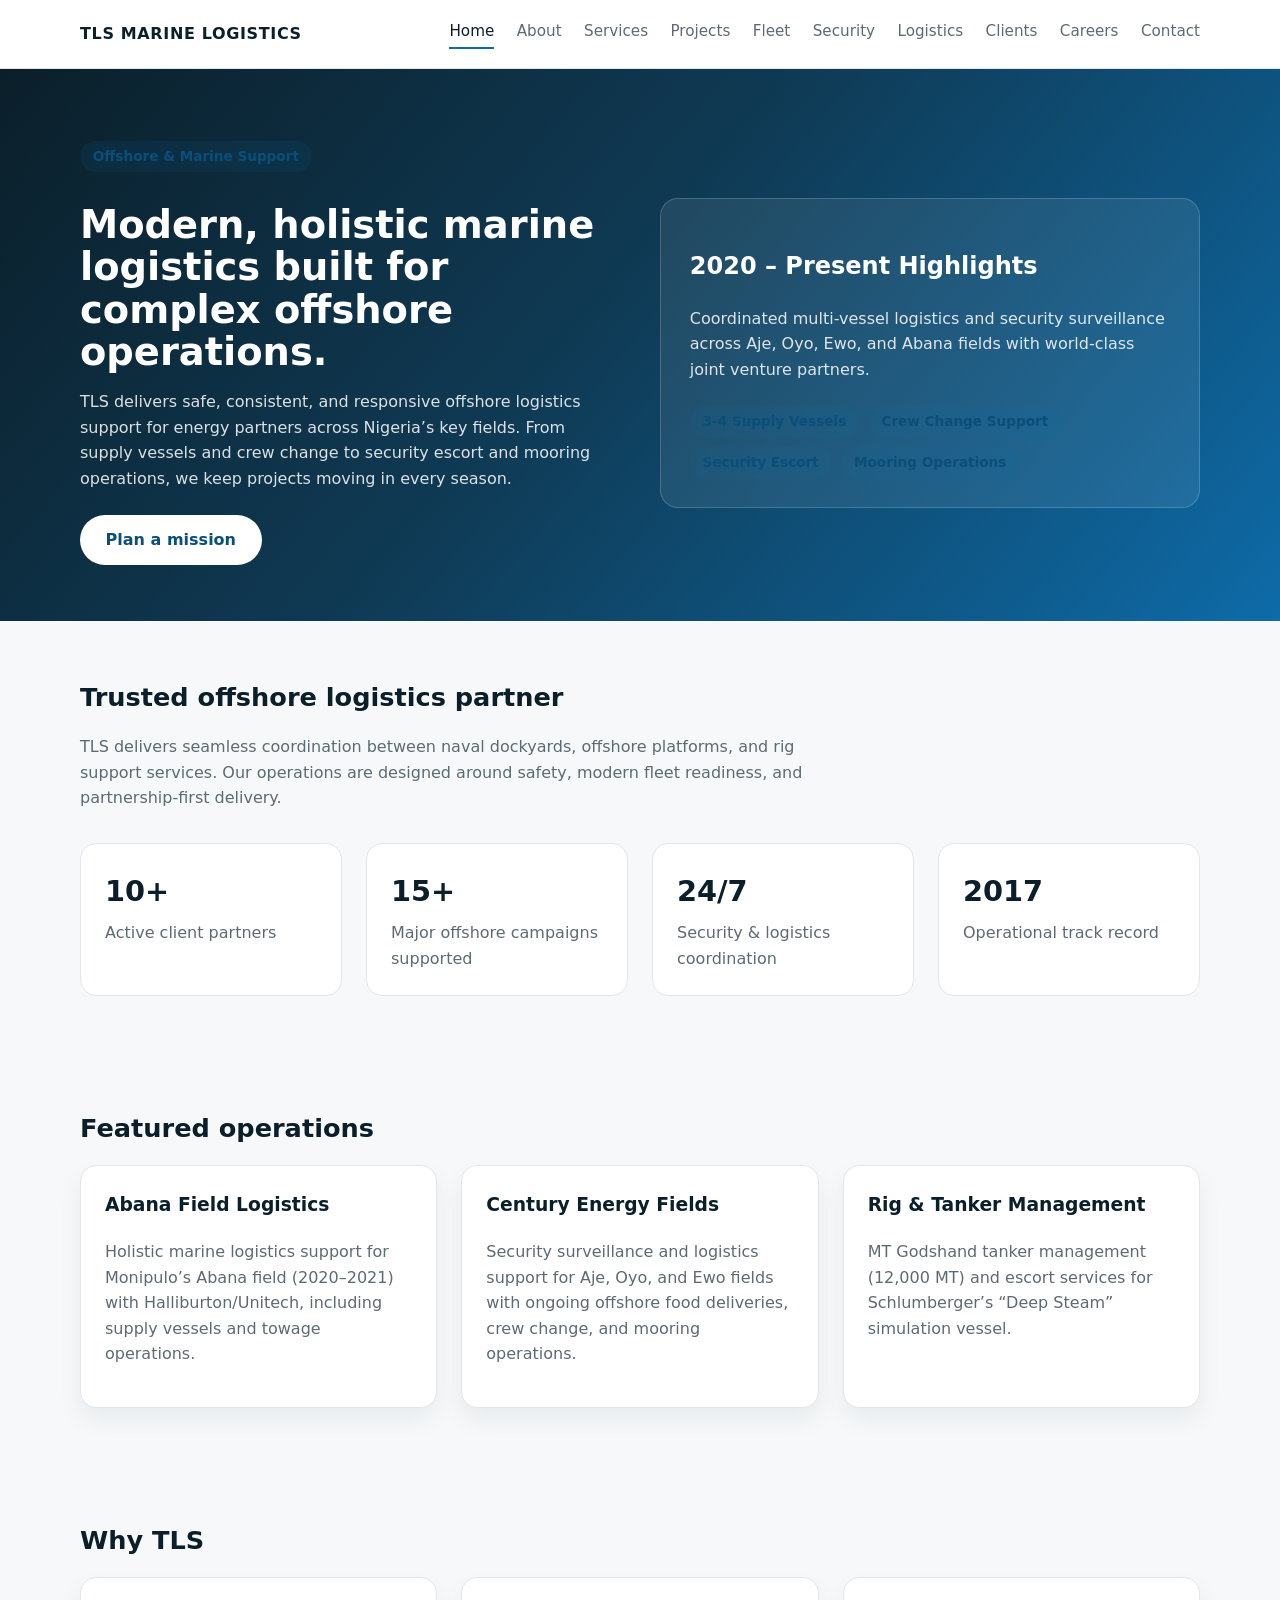
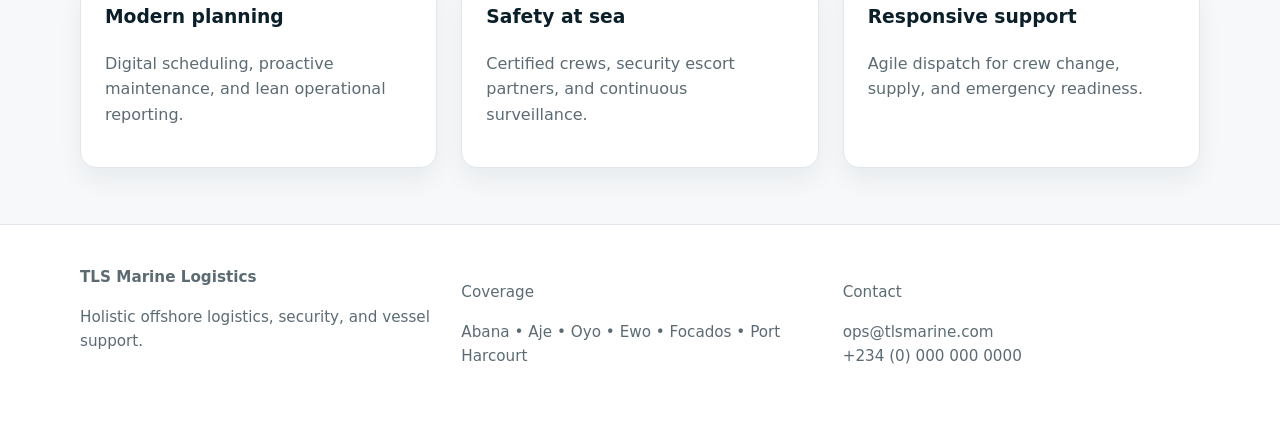
<file: site/index.html>
<!DOCTYPE html>
<html lang="en">
<head>
  <meta charset="UTF-8" />
  <meta name="viewport" content="width=device-width, initial-scale=1" />
  <title>TLS Marine Logistics | Home</title>
  <link rel="stylesheet" href="assets/styles.css" />
</head>
<body>
  <header class="header">
    <div class="container nav">
      <div class="logo">TLS Marine Logistics</div>
      <nav class="nav-links">
        <a class="active" href="index.html">Home</a>
        <a href="about.html">About</a>
        <a href="services.html">Services</a>
        <a href="projects.html">Projects</a>
        <a href="fleet.html">Fleet</a>
        <a href="security.html">Security</a>
        <a href="logistics.html">Logistics</a>
        <a href="clients.html">Clients</a>
        <a href="careers.html">Careers</a>
        <a href="contact.html">Contact</a>
      </nav>
    </div>
  </header>

  <section class="hero">
    <div class="container hero-grid">
      <div>
        <span class="badge">Offshore & Marine Support</span>
        <h1>Modern, holistic marine logistics built for complex offshore operations.</h1>
        <p>
          TLS delivers safe, consistent, and responsive offshore logistics support for energy partners
          across Nigeria’s key fields. From supply vessels and crew change to security escort and
          mooring operations, we keep projects moving in every season.
        </p>
        <a class="button" href="contact.html">Plan a mission</a>
      </div>
      <div class="hero-panel">
        <h2>2020 – Present Highlights</h2>
        <p class="muted">
          Coordinated multi-vessel logistics and security surveillance across Aje, Oyo, Ewo, and
          Abana fields with world-class joint venture partners.
        </p>
        <div class="tag-group">
          <span class="badge">3-4 Supply Vessels</span>
          <span class="badge">Crew Change Support</span>
          <span class="badge">Security Escort</span>
          <span class="badge">Mooring Operations</span>
        </div>
      </div>
    </div>
  </section>

  <section class="section">
    <div class="container">
      <h2 class="section-title">Trusted offshore logistics partner</h2>
      <p class="section-subtitle">
        TLS delivers seamless coordination between naval dockyards, offshore platforms, and rig
        support services. Our operations are designed around safety, modern fleet readiness, and
        partnership-first delivery.
      </p>
      <div class="stats">
        <div class="stat">
          <strong>10+</strong>
          <span class="muted">Active client partners</span>
        </div>
        <div class="stat">
          <strong>15+</strong>
          <span class="muted">Major offshore campaigns supported</span>
        </div>
        <div class="stat">
          <strong>24/7</strong>
          <span class="muted">Security & logistics coordination</span>
        </div>
        <div class="stat">
          <strong>2017</strong>
          <span class="muted">Operational track record</span>
        </div>
      </div>
    </div>
  </section>

  <section class="section">
    <div class="container">
      <h2 class="section-title">Featured operations</h2>
      <div class="grid">
        <div class="card">
          <h3>Abana Field Logistics</h3>
          <p class="muted">
            Holistic marine logistics support for Monipulo’s Abana field (2020–2021) with
            Halliburton/Unitech, including supply vessels and towage operations.
          </p>
        </div>
        <div class="card">
          <h3>Century Energy Fields</h3>
          <p class="muted">
            Security surveillance and logistics support for Aje, Oyo, and Ewo fields with ongoing
            offshore food deliveries, crew change, and mooring operations.
          </p>
        </div>
        <div class="card">
          <h3>Rig & Tanker Management</h3>
          <p class="muted">
            MT Godshand tanker management (12,000 MT) and escort services for Schlumberger’s
            “Deep Steam” simulation vessel.
          </p>
        </div>
      </div>
    </div>
  </section>

  <section class="section">
    <div class="container">
      <h2 class="section-title">Why TLS</h2>
      <div class="grid">
        <div class="card">
          <h3>Modern planning</h3>
          <p class="muted">Digital scheduling, proactive maintenance, and lean operational reporting.</p>
        </div>
        <div class="card">
          <h3>Safety at sea</h3>
          <p class="muted">Certified crews, security escort partners, and continuous surveillance.</p>
        </div>
        <div class="card">
          <h3>Responsive support</h3>
          <p class="muted">Agile dispatch for crew change, supply, and emergency readiness.</p>
        </div>
      </div>
    </div>
  </section>

  <footer class="footer">
    <div class="container footer-grid">
      <div>
        <strong>TLS Marine Logistics</strong>
        <p class="muted">Holistic offshore logistics, security, and vessel support.</p>
      </div>
      <div>
        <p class="muted">Coverage</p>
        <p>Abana • Aje • Oyo • Ewo • Focados • Port Harcourt</p>
      </div>
      <div>
        <p class="muted">Contact</p>
        <p>ops@tlsmarine.com<br />+234 (0) 000 000 0000</p>
      </div>
    </div>
  </footer>
</body>
</html>
</file>
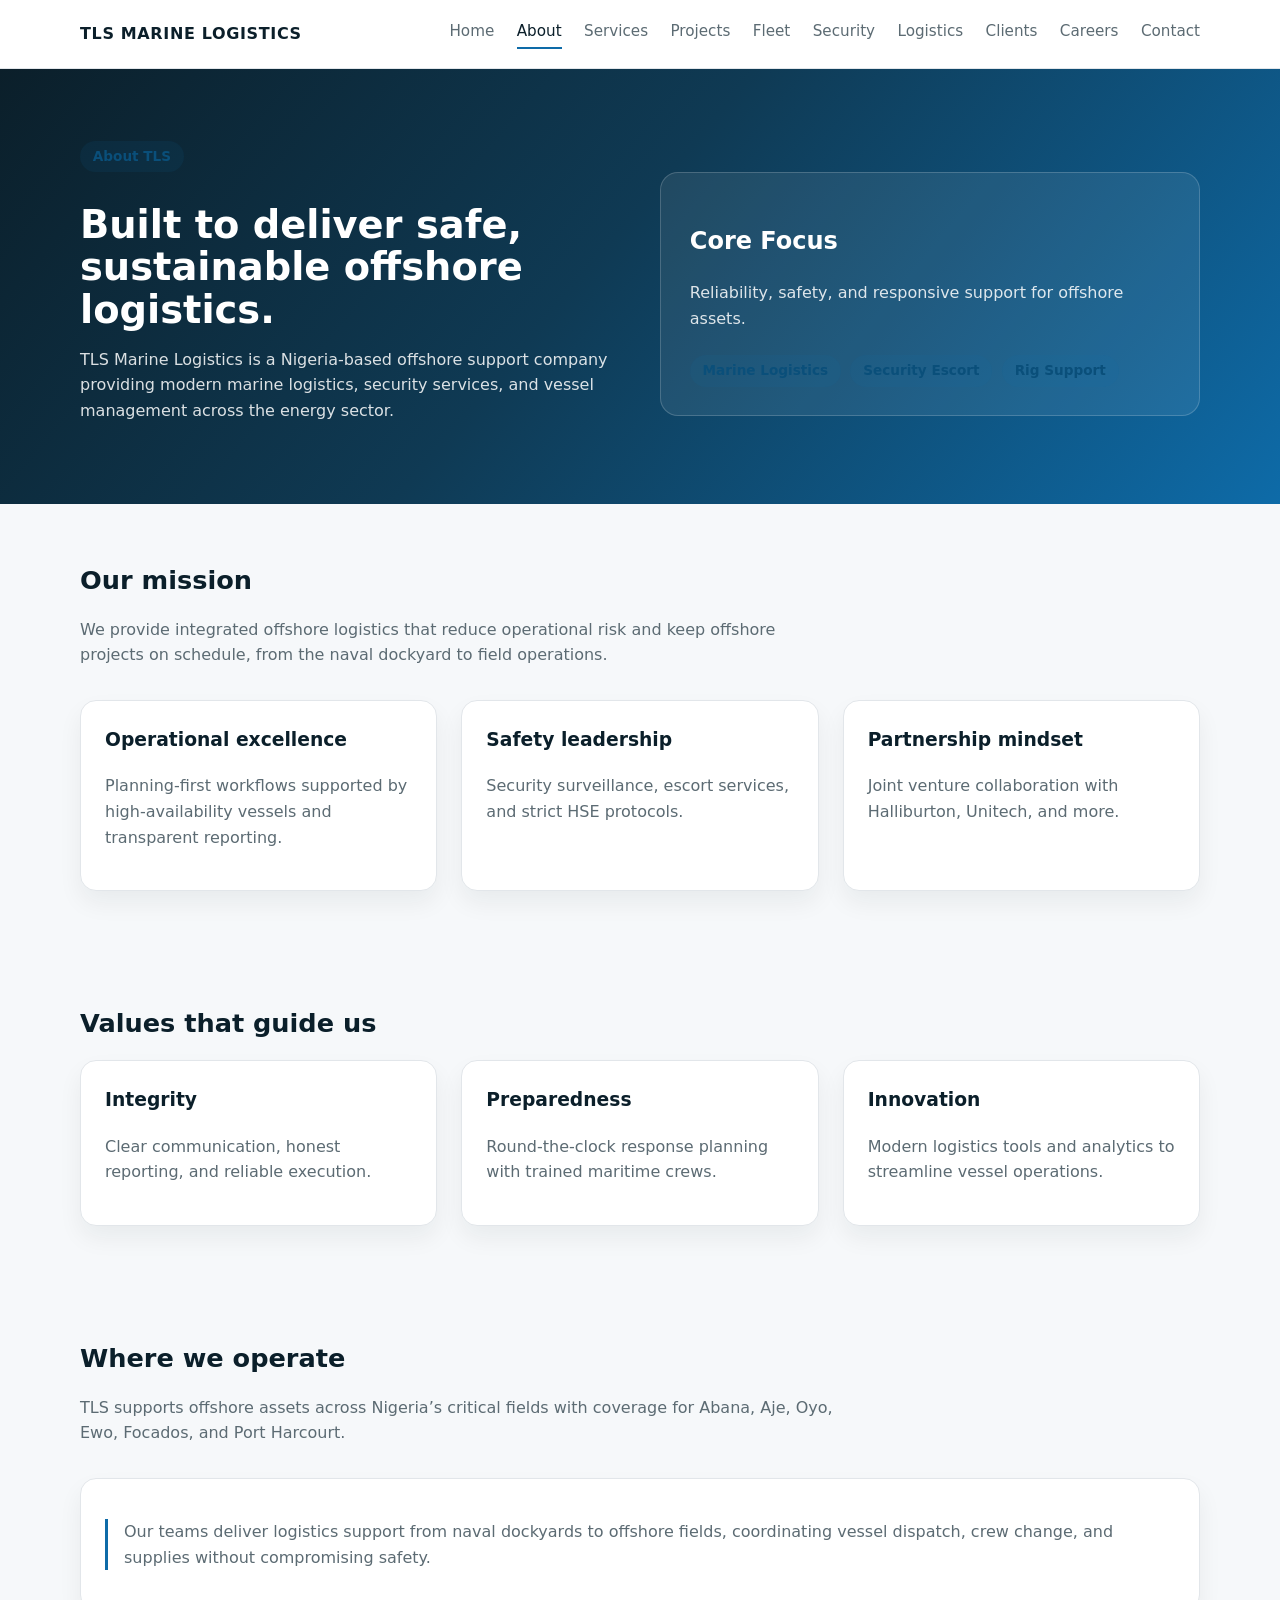
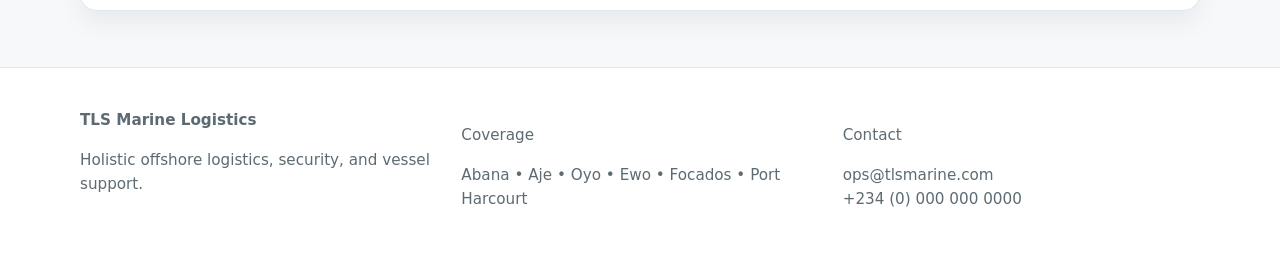
<file: site/about.html>
<!DOCTYPE html>
<html lang="en">
<head>
  <meta charset="UTF-8" />
  <meta name="viewport" content="width=device-width, initial-scale=1" />
  <title>TLS Marine Logistics | About</title>
  <link rel="stylesheet" href="assets/styles.css" />
</head>
<body>
  <header class="header">
    <div class="container nav">
      <div class="logo">TLS Marine Logistics</div>
      <nav class="nav-links">
        <a href="index.html">Home</a>
        <a class="active" href="about.html">About</a>
        <a href="services.html">Services</a>
        <a href="projects.html">Projects</a>
        <a href="fleet.html">Fleet</a>
        <a href="security.html">Security</a>
        <a href="logistics.html">Logistics</a>
        <a href="clients.html">Clients</a>
        <a href="careers.html">Careers</a>
        <a href="contact.html">Contact</a>
      </nav>
    </div>
  </header>

  <section class="hero">
    <div class="container hero-grid">
      <div>
        <span class="badge">About TLS</span>
        <h1>Built to deliver safe, sustainable offshore logistics.</h1>
        <p>
          TLS Marine Logistics is a Nigeria-based offshore support company providing modern marine
          logistics, security services, and vessel management across the energy sector.
        </p>
      </div>
      <div class="hero-panel">
        <h2>Core Focus</h2>
        <p class="muted">Reliability, safety, and responsive support for offshore assets.</p>
        <div class="tag-group">
          <span class="badge">Marine Logistics</span>
          <span class="badge">Security Escort</span>
          <span class="badge">Rig Support</span>
        </div>
      </div>
    </div>
  </section>

  <section class="section">
    <div class="container">
      <h2 class="section-title">Our mission</h2>
      <p class="section-subtitle">
        We provide integrated offshore logistics that reduce operational risk and keep offshore
        projects on schedule, from the naval dockyard to field operations.
      </p>
      <div class="grid">
        <div class="card">
          <h3>Operational excellence</h3>
          <p class="muted">
            Planning-first workflows supported by high-availability vessels and transparent
            reporting.
          </p>
        </div>
        <div class="card">
          <h3>Safety leadership</h3>
          <p class="muted">Security surveillance, escort services, and strict HSE protocols.</p>
        </div>
        <div class="card">
          <h3>Partnership mindset</h3>
          <p class="muted">Joint venture collaboration with Halliburton, Unitech, and more.</p>
        </div>
      </div>
    </div>
  </section>

  <section class="section">
    <div class="container">
      <h2 class="section-title">Values that guide us</h2>
      <div class="grid">
        <div class="card">
          <h3>Integrity</h3>
          <p class="muted">Clear communication, honest reporting, and reliable execution.</p>
        </div>
        <div class="card">
          <h3>Preparedness</h3>
          <p class="muted">Round-the-clock response planning with trained maritime crews.</p>
        </div>
        <div class="card">
          <h3>Innovation</h3>
          <p class="muted">Modern logistics tools and analytics to streamline vessel operations.</p>
        </div>
      </div>
    </div>
  </section>

  <section class="section">
    <div class="container">
      <h2 class="section-title">Where we operate</h2>
      <p class="section-subtitle">
        TLS supports offshore assets across Nigeria’s critical fields with coverage for Abana, Aje,
        Oyo, Ewo, Focados, and Port Harcourt.
      </p>
      <div class="card">
        <p class="note">
          Our teams deliver logistics support from naval dockyards to offshore fields, coordinating
          vessel dispatch, crew change, and supplies without compromising safety.
        </p>
      </div>
    </div>
  </section>

  <footer class="footer">
    <div class="container footer-grid">
      <div>
        <strong>TLS Marine Logistics</strong>
        <p class="muted">Holistic offshore logistics, security, and vessel support.</p>
      </div>
      <div>
        <p class="muted">Coverage</p>
        <p>Abana • Aje • Oyo • Ewo • Focados • Port Harcourt</p>
      </div>
      <div>
        <p class="muted">Contact</p>
        <p>ops@tlsmarine.com<br />+234 (0) 000 000 0000</p>
      </div>
    </div>
  </footer>
</body>
</html>
</file>
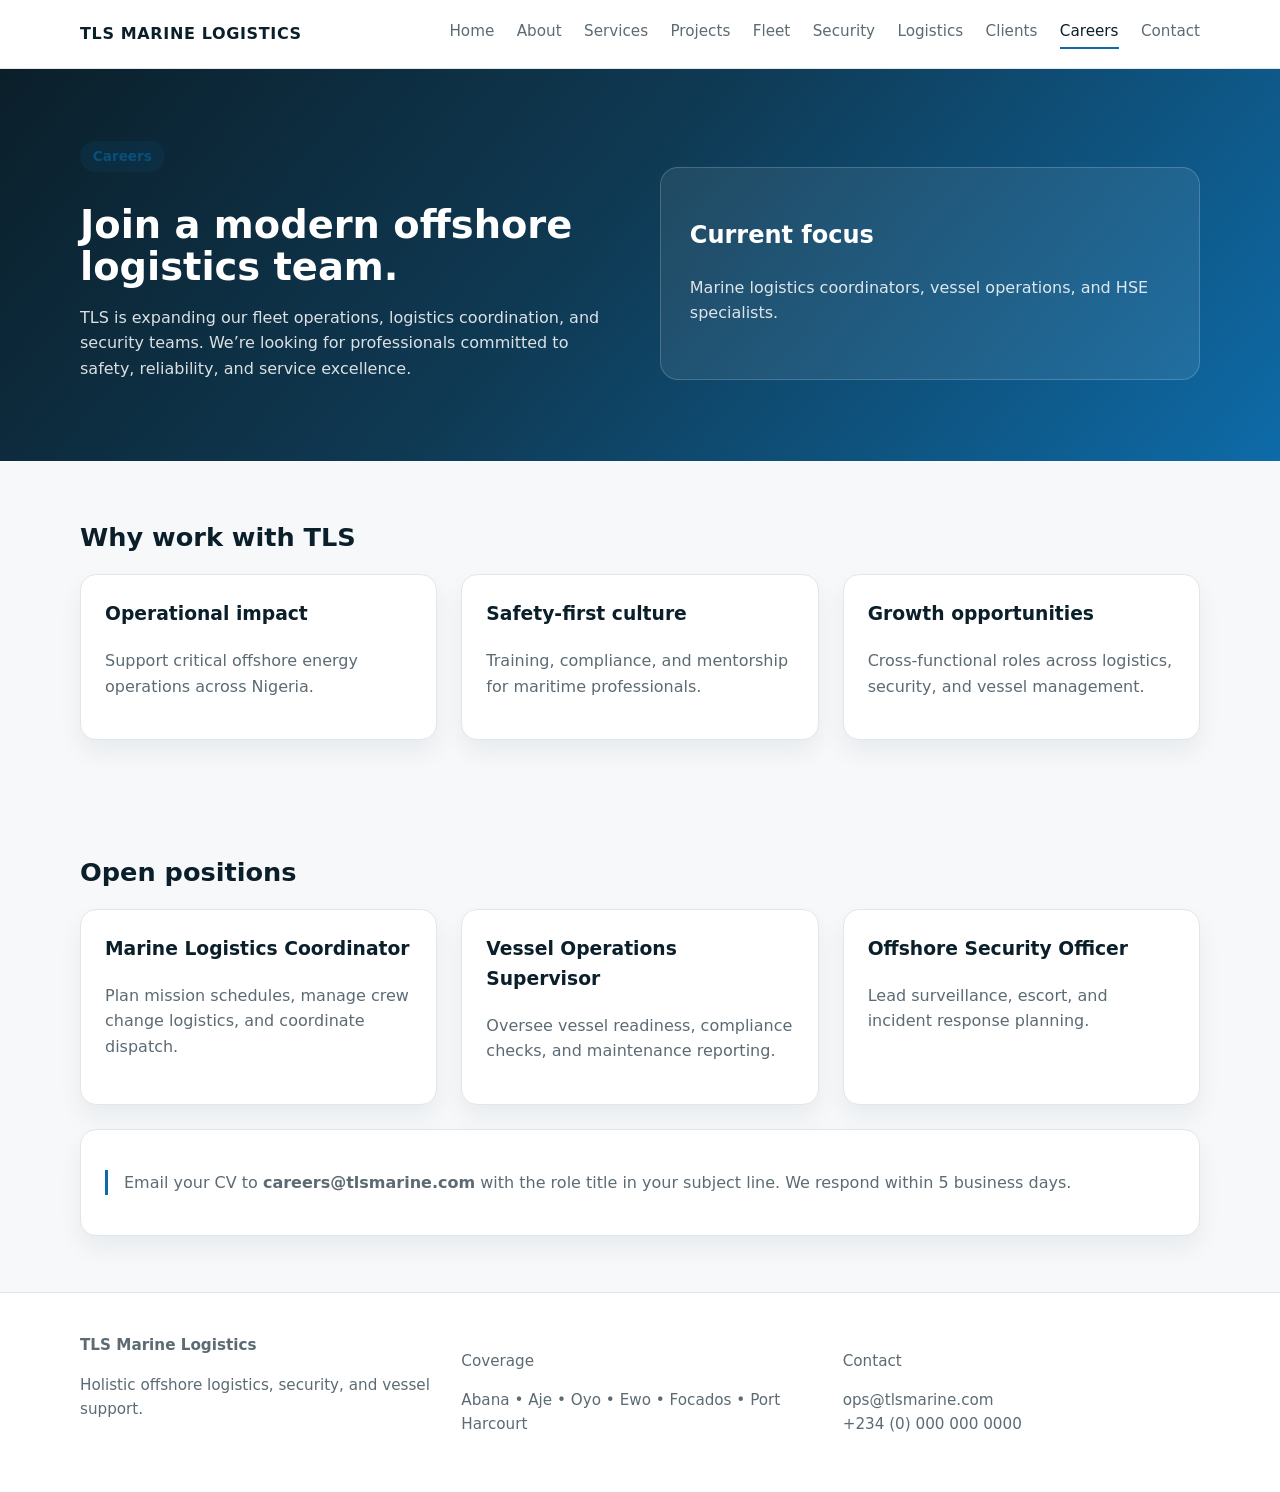
<file: site/careers.html>
<!DOCTYPE html>
<html lang="en">
<head>
  <meta charset="UTF-8" />
  <meta name="viewport" content="width=device-width, initial-scale=1" />
  <title>TLS Marine Logistics | Careers</title>
  <link rel="stylesheet" href="assets/styles.css" />
</head>
<body>
  <header class="header">
    <div class="container nav">
      <div class="logo">TLS Marine Logistics</div>
      <nav class="nav-links">
        <a href="index.html">Home</a>
        <a href="about.html">About</a>
        <a href="services.html">Services</a>
        <a href="projects.html">Projects</a>
        <a href="fleet.html">Fleet</a>
        <a href="security.html">Security</a>
        <a href="logistics.html">Logistics</a>
        <a href="clients.html">Clients</a>
        <a class="active" href="careers.html">Careers</a>
        <a href="contact.html">Contact</a>
      </nav>
    </div>
  </header>

  <section class="hero">
    <div class="container hero-grid">
      <div>
        <span class="badge">Careers</span>
        <h1>Join a modern offshore logistics team.</h1>
        <p>
          TLS is expanding our fleet operations, logistics coordination, and security teams. We’re
          looking for professionals committed to safety, reliability, and service excellence.
        </p>
      </div>
      <div class="hero-panel">
        <h2>Current focus</h2>
        <p class="muted">Marine logistics coordinators, vessel operations, and HSE specialists.</p>
      </div>
    </div>
  </section>

  <section class="section">
    <div class="container">
      <h2 class="section-title">Why work with TLS</h2>
      <div class="grid">
        <div class="card">
          <h3>Operational impact</h3>
          <p class="muted">Support critical offshore energy operations across Nigeria.</p>
        </div>
        <div class="card">
          <h3>Safety-first culture</h3>
          <p class="muted">Training, compliance, and mentorship for maritime professionals.</p>
        </div>
        <div class="card">
          <h3>Growth opportunities</h3>
          <p class="muted">Cross-functional roles across logistics, security, and vessel management.</p>
        </div>
      </div>
    </div>
  </section>

  <section class="section">
    <div class="container">
      <h2 class="section-title">Open positions</h2>
      <div class="grid">
        <div class="card">
          <h3>Marine Logistics Coordinator</h3>
          <p class="muted">Plan mission schedules, manage crew change logistics, and coordinate dispatch.</p>
        </div>
        <div class="card">
          <h3>Vessel Operations Supervisor</h3>
          <p class="muted">Oversee vessel readiness, compliance checks, and maintenance reporting.</p>
        </div>
        <div class="card">
          <h3>Offshore Security Officer</h3>
          <p class="muted">Lead surveillance, escort, and incident response planning.</p>
        </div>
      </div>
      <div class="card" style="margin-top: 1.5rem;">
        <p class="note">
          Email your CV to <strong>careers@tlsmarine.com</strong> with the role title in your subject
          line. We respond within 5 business days.
        </p>
      </div>
    </div>
  </section>

  <footer class="footer">
    <div class="container footer-grid">
      <div>
        <strong>TLS Marine Logistics</strong>
        <p class="muted">Holistic offshore logistics, security, and vessel support.</p>
      </div>
      <div>
        <p class="muted">Coverage</p>
        <p>Abana • Aje • Oyo • Ewo • Focados • Port Harcourt</p>
      </div>
      <div>
        <p class="muted">Contact</p>
        <p>ops@tlsmarine.com<br />+234 (0) 000 000 0000</p>
      </div>
    </div>
  </footer>
</body>
</html>
</file>
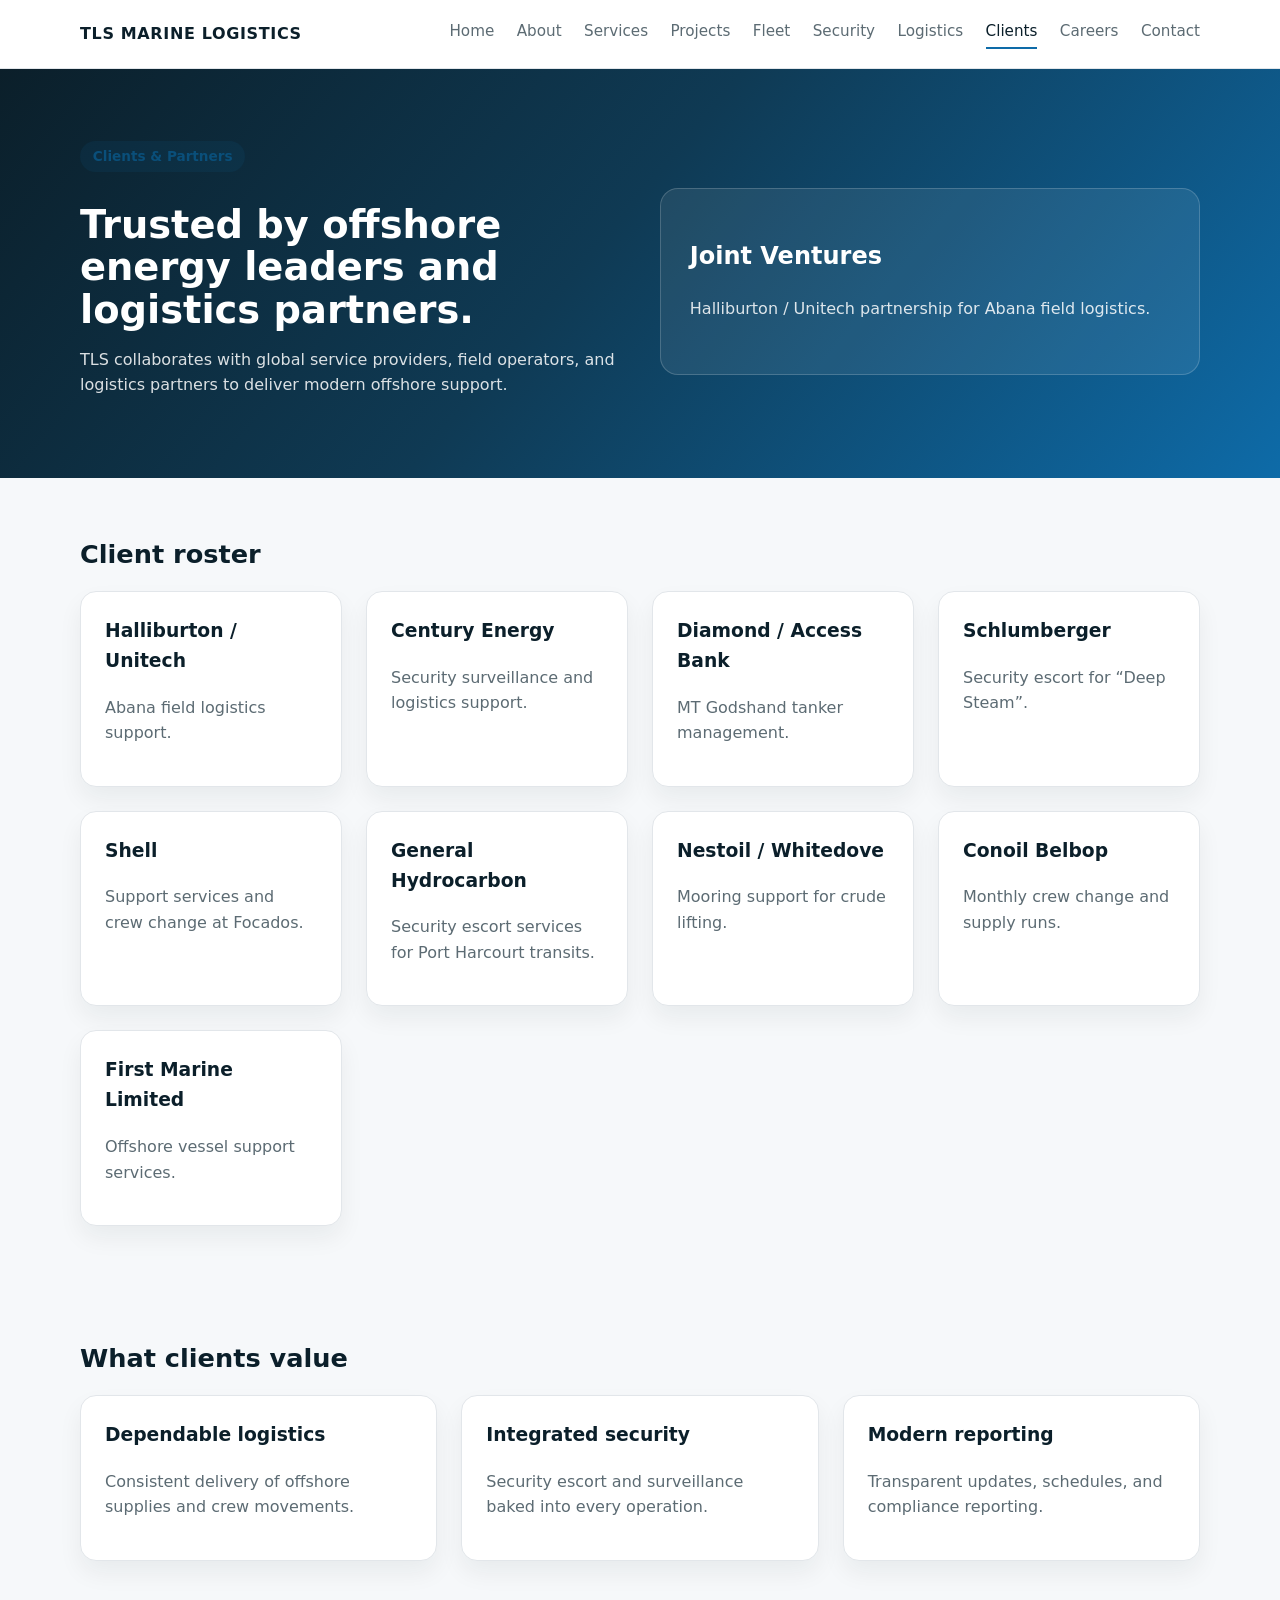
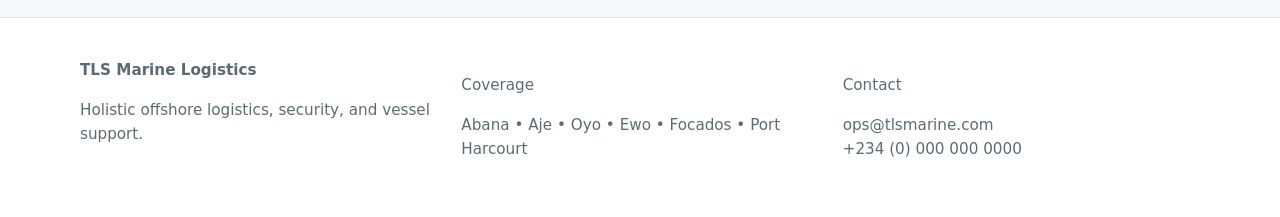
<file: site/clients.html>
<!DOCTYPE html>
<html lang="en">
<head>
  <meta charset="UTF-8" />
  <meta name="viewport" content="width=device-width, initial-scale=1" />
  <title>TLS Marine Logistics | Clients</title>
  <link rel="stylesheet" href="assets/styles.css" />
</head>
<body>
  <header class="header">
    <div class="container nav">
      <div class="logo">TLS Marine Logistics</div>
      <nav class="nav-links">
        <a href="index.html">Home</a>
        <a href="about.html">About</a>
        <a href="services.html">Services</a>
        <a href="projects.html">Projects</a>
        <a href="fleet.html">Fleet</a>
        <a href="security.html">Security</a>
        <a href="logistics.html">Logistics</a>
        <a class="active" href="clients.html">Clients</a>
        <a href="careers.html">Careers</a>
        <a href="contact.html">Contact</a>
      </nav>
    </div>
  </header>

  <section class="hero">
    <div class="container hero-grid">
      <div>
        <span class="badge">Clients & Partners</span>
        <h1>Trusted by offshore energy leaders and logistics partners.</h1>
        <p>
          TLS collaborates with global service providers, field operators, and logistics partners
          to deliver modern offshore support.
        </p>
      </div>
      <div class="hero-panel">
        <h2>Joint Ventures</h2>
        <p class="muted">Halliburton / Unitech partnership for Abana field logistics.</p>
      </div>
    </div>
  </section>

  <section class="section">
    <div class="container">
      <h2 class="section-title">Client roster</h2>
      <div class="grid">
        <div class="card"><h3>Halliburton / Unitech</h3><p class="muted">Abana field logistics support.</p></div>
        <div class="card"><h3>Century Energy</h3><p class="muted">Security surveillance and logistics support.</p></div>
        <div class="card"><h3>Diamond / Access Bank</h3><p class="muted">MT Godshand tanker management.</p></div>
        <div class="card"><h3>Schlumberger</h3><p class="muted">Security escort for “Deep Steam”.</p></div>
        <div class="card"><h3>Shell</h3><p class="muted">Support services and crew change at Focados.</p></div>
        <div class="card"><h3>General Hydrocarbon</h3><p class="muted">Security escort services for Port Harcourt transits.</p></div>
        <div class="card"><h3>Nestoil / Whitedove</h3><p class="muted">Mooring support for crude lifting.</p></div>
        <div class="card"><h3>Conoil Belbop</h3><p class="muted">Monthly crew change and supply runs.</p></div>
        <div class="card"><h3>First Marine Limited</h3><p class="muted">Offshore vessel support services.</p></div>
      </div>
    </div>
  </section>

  <section class="section">
    <div class="container">
      <h2 class="section-title">What clients value</h2>
      <div class="grid">
        <div class="card">
          <h3>Dependable logistics</h3>
          <p class="muted">Consistent delivery of offshore supplies and crew movements.</p>
        </div>
        <div class="card">
          <h3>Integrated security</h3>
          <p class="muted">Security escort and surveillance baked into every operation.</p>
        </div>
        <div class="card">
          <h3>Modern reporting</h3>
          <p class="muted">Transparent updates, schedules, and compliance reporting.</p>
        </div>
      </div>
    </div>
  </section>

  <footer class="footer">
    <div class="container footer-grid">
      <div>
        <strong>TLS Marine Logistics</strong>
        <p class="muted">Holistic offshore logistics, security, and vessel support.</p>
      </div>
      <div>
        <p class="muted">Coverage</p>
        <p>Abana • Aje • Oyo • Ewo • Focados • Port Harcourt</p>
      </div>
      <div>
        <p class="muted">Contact</p>
        <p>ops@tlsmarine.com<br />+234 (0) 000 000 0000</p>
      </div>
    </div>
  </footer>
</body>
</html>
</file>
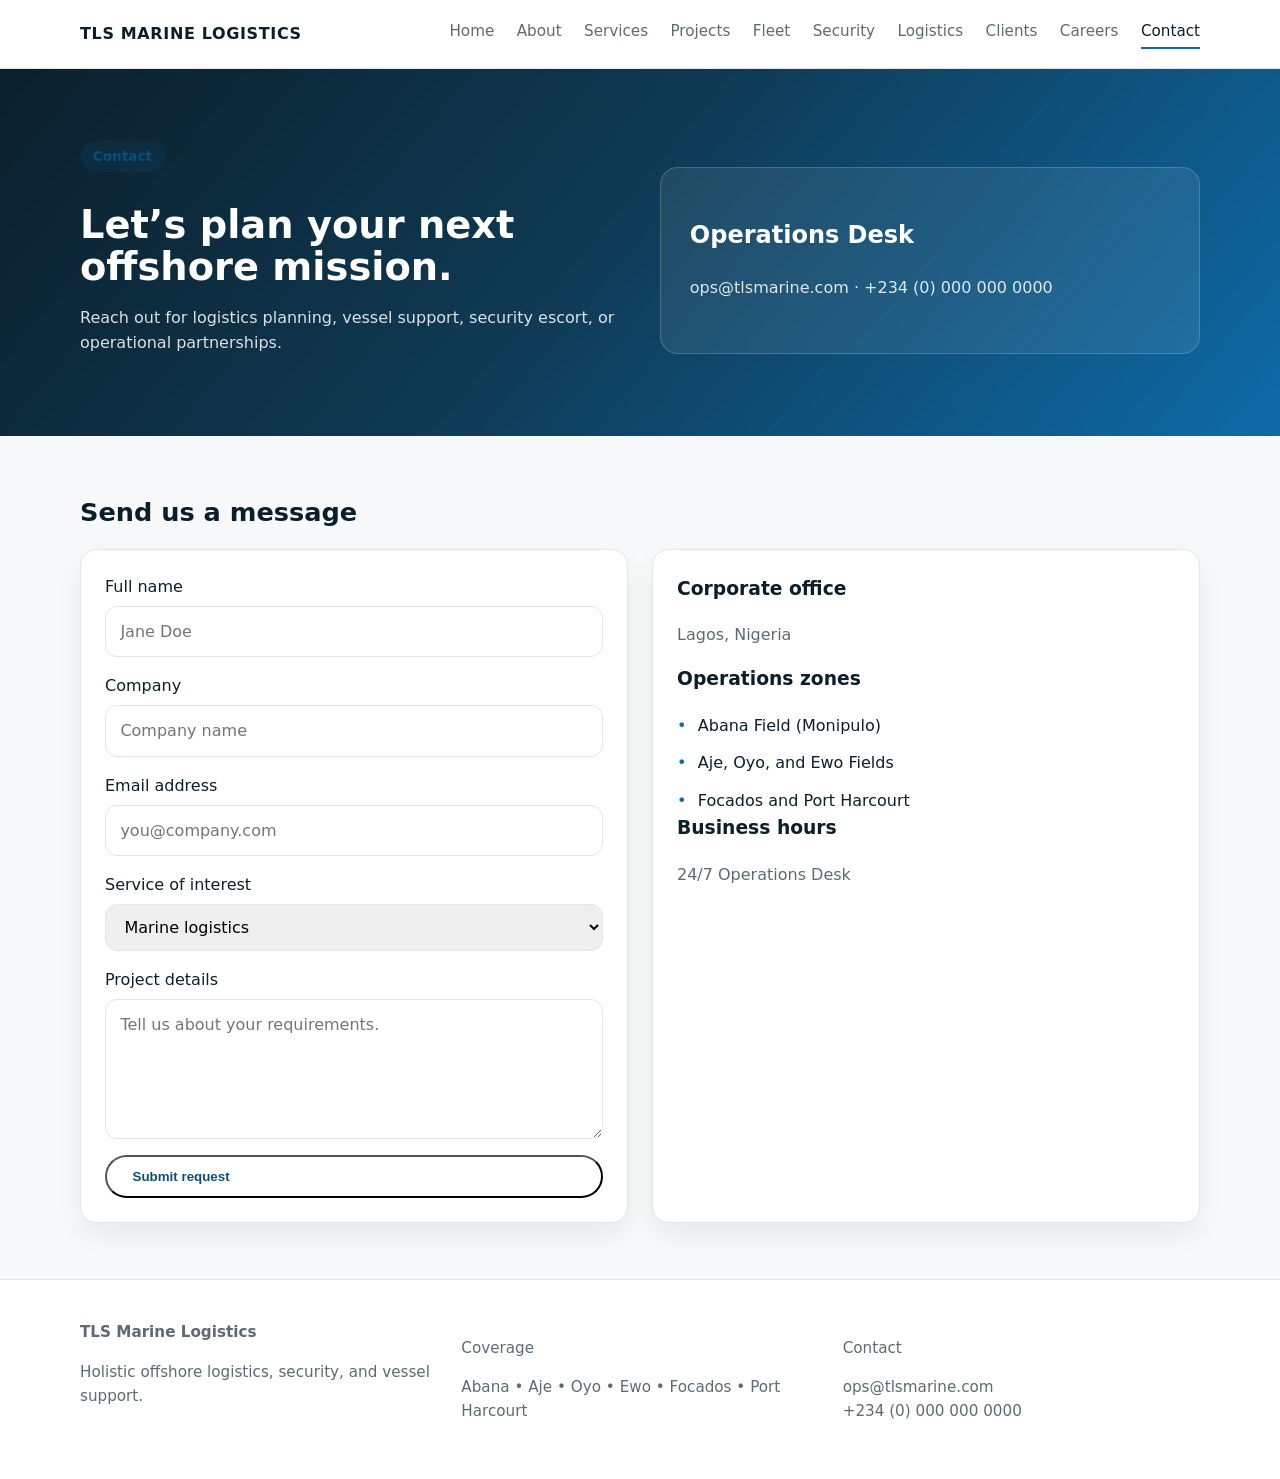
<file: site/contact.html>
<!DOCTYPE html>
<html lang="en">
<head>
  <meta charset="UTF-8" />
  <meta name="viewport" content="width=device-width, initial-scale=1" />
  <title>TLS Marine Logistics | Contact</title>
  <link rel="stylesheet" href="assets/styles.css" />
</head>
<body>
  <header class="header">
    <div class="container nav">
      <div class="logo">TLS Marine Logistics</div>
      <nav class="nav-links">
        <a href="index.html">Home</a>
        <a href="about.html">About</a>
        <a href="services.html">Services</a>
        <a href="projects.html">Projects</a>
        <a href="fleet.html">Fleet</a>
        <a href="security.html">Security</a>
        <a href="logistics.html">Logistics</a>
        <a href="clients.html">Clients</a>
        <a href="careers.html">Careers</a>
        <a class="active" href="contact.html">Contact</a>
      </nav>
    </div>
  </header>

  <section class="hero">
    <div class="container hero-grid">
      <div>
        <span class="badge">Contact</span>
        <h1>Let’s plan your next offshore mission.</h1>
        <p>
          Reach out for logistics planning, vessel support, security escort, or operational
          partnerships.
        </p>
      </div>
      <div class="hero-panel">
        <h2>Operations Desk</h2>
        <p class="muted">ops@tlsmarine.com · +234 (0) 000 000 0000</p>
      </div>
    </div>
  </section>

  <section class="section">
    <div class="container">
      <h2 class="section-title">Send us a message</h2>
      <div class="grid">
        <form class="card form">
          <div class="input">
            <label for="name">Full name</label>
            <input id="name" name="name" type="text" placeholder="Jane Doe" />
          </div>
          <div class="input">
            <label for="company">Company</label>
            <input id="company" name="company" type="text" placeholder="Company name" />
          </div>
          <div class="input">
            <label for="email">Email address</label>
            <input id="email" name="email" type="email" placeholder="you@company.com" />
          </div>
          <div class="input">
            <label for="service">Service of interest</label>
            <select id="service" name="service">
              <option>Marine logistics</option>
              <option>Supply vessels</option>
              <option>Security escort</option>
              <option>Crew change</option>
              <option>Mooring operations</option>
              <option>Vessel management</option>
            </select>
          </div>
          <div class="input">
            <label for="message">Project details</label>
            <textarea id="message" name="message" placeholder="Tell us about your requirements."></textarea>
          </div>
          <button class="button" type="submit">Submit request</button>
        </form>
        <div class="card">
          <h3>Corporate office</h3>
          <p class="muted">Lagos, Nigeria</p>
          <h3>Operations zones</h3>
          <ul class="list">
            <li>Abana Field (Monipulo)</li>
            <li>Aje, Oyo, and Ewo Fields</li>
            <li>Focados and Port Harcourt</li>
          </ul>
          <h3>Business hours</h3>
          <p class="muted">24/7 Operations Desk</p>
        </div>
      </div>
    </div>
  </section>

  <footer class="footer">
    <div class="container footer-grid">
      <div>
        <strong>TLS Marine Logistics</strong>
        <p class="muted">Holistic offshore logistics, security, and vessel support.</p>
      </div>
      <div>
        <p class="muted">Coverage</p>
        <p>Abana • Aje • Oyo • Ewo • Focados • Port Harcourt</p>
      </div>
      <div>
        <p class="muted">Contact</p>
        <p>ops@tlsmarine.com<br />+234 (0) 000 000 0000</p>
      </div>
    </div>
  </footer>
</body>
</html>
</file>
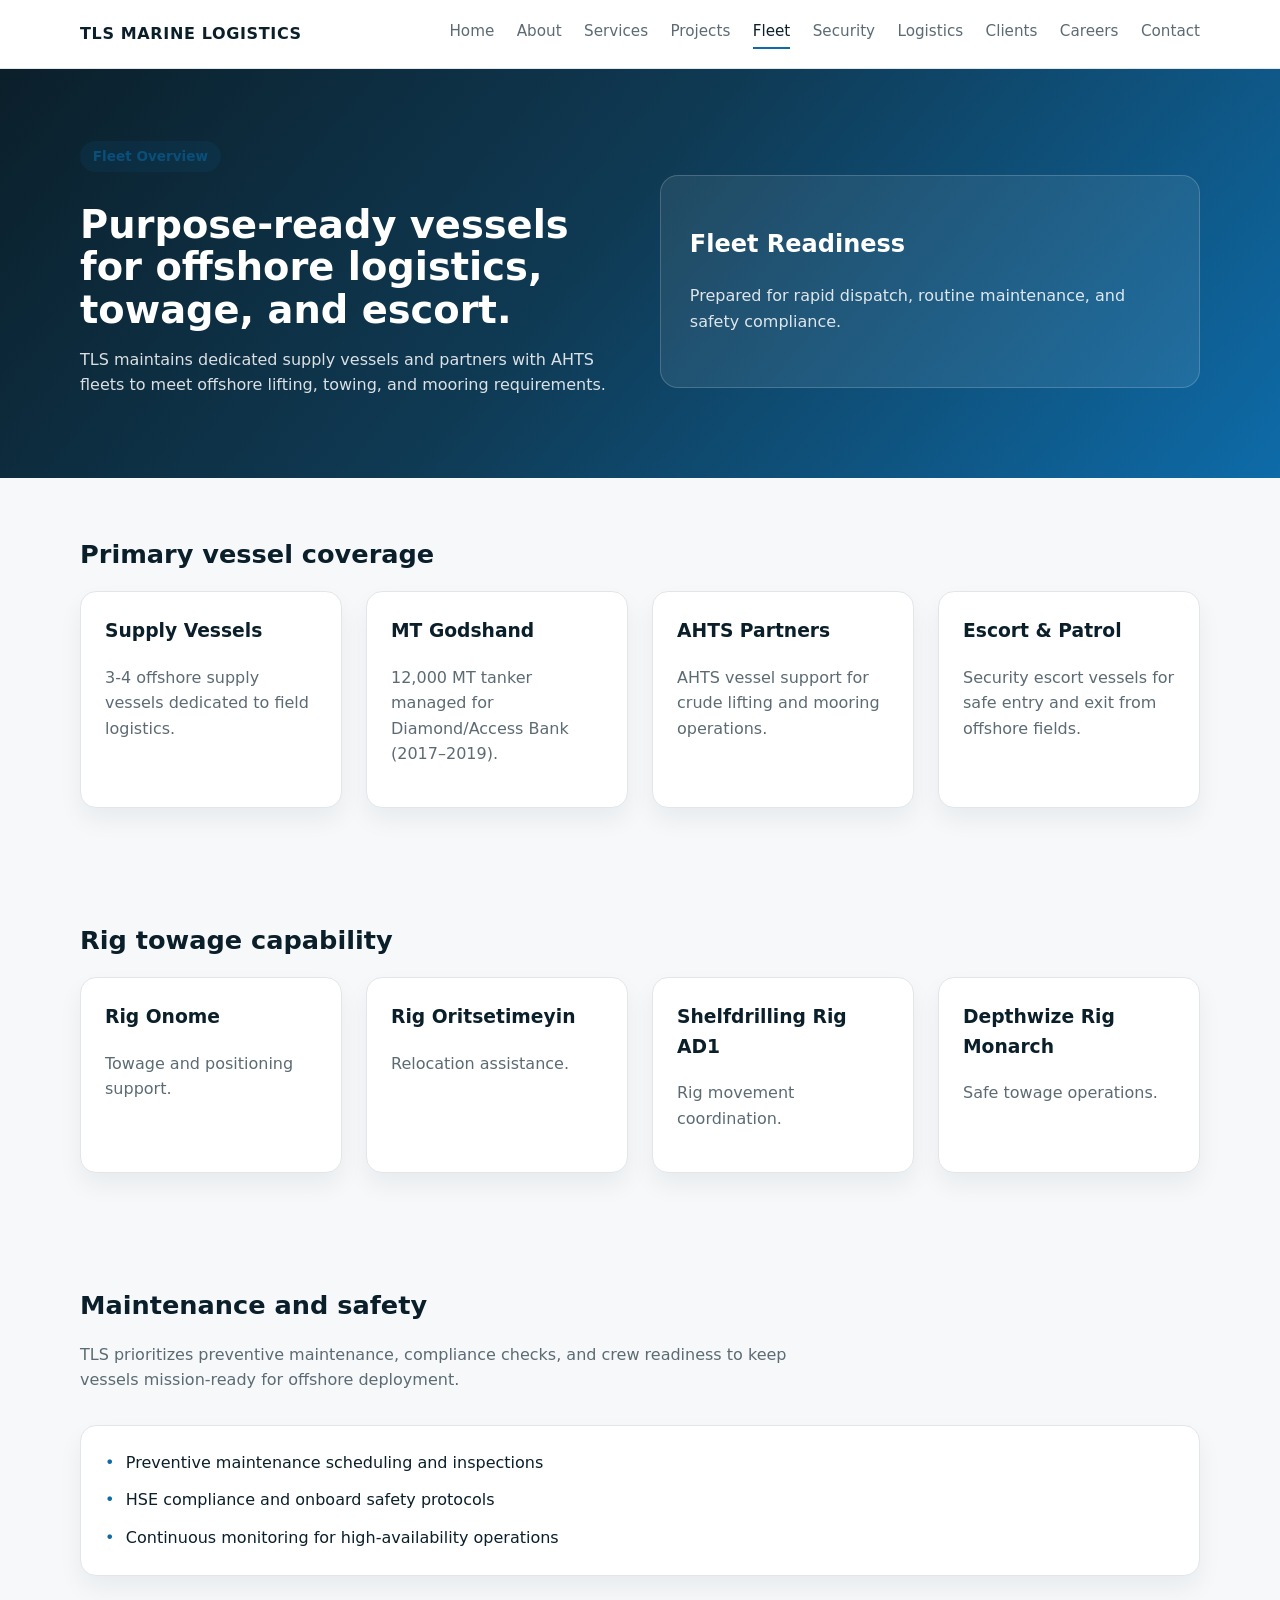
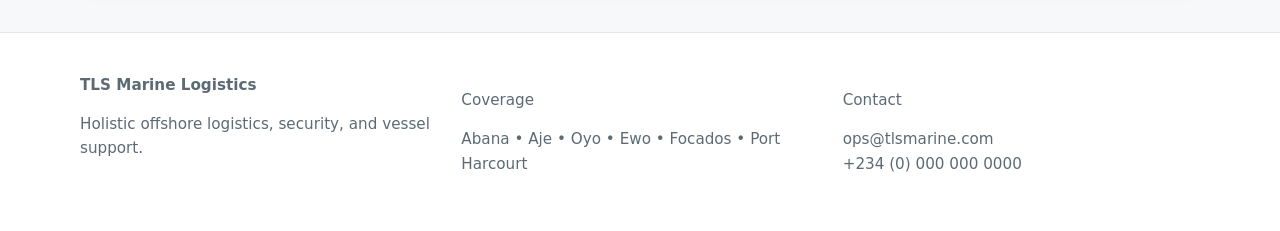
<file: site/fleet.html>
<!DOCTYPE html>
<html lang="en">
<head>
  <meta charset="UTF-8" />
  <meta name="viewport" content="width=device-width, initial-scale=1" />
  <title>TLS Marine Logistics | Fleet</title>
  <link rel="stylesheet" href="assets/styles.css" />
</head>
<body>
  <header class="header">
    <div class="container nav">
      <div class="logo">TLS Marine Logistics</div>
      <nav class="nav-links">
        <a href="index.html">Home</a>
        <a href="about.html">About</a>
        <a href="services.html">Services</a>
        <a href="projects.html">Projects</a>
        <a class="active" href="fleet.html">Fleet</a>
        <a href="security.html">Security</a>
        <a href="logistics.html">Logistics</a>
        <a href="clients.html">Clients</a>
        <a href="careers.html">Careers</a>
        <a href="contact.html">Contact</a>
      </nav>
    </div>
  </header>

  <section class="hero">
    <div class="container hero-grid">
      <div>
        <span class="badge">Fleet Overview</span>
        <h1>Purpose-ready vessels for offshore logistics, towage, and escort.</h1>
        <p>
          TLS maintains dedicated supply vessels and partners with AHTS fleets to meet offshore
          lifting, towing, and mooring requirements.
        </p>
      </div>
      <div class="hero-panel">
        <h2>Fleet Readiness</h2>
        <p class="muted">Prepared for rapid dispatch, routine maintenance, and safety compliance.</p>
      </div>
    </div>
  </section>

  <section class="section">
    <div class="container">
      <h2 class="section-title">Primary vessel coverage</h2>
      <div class="grid">
        <div class="card">
          <h3>Supply Vessels</h3>
          <p class="muted">3-4 offshore supply vessels dedicated to field logistics.</p>
        </div>
        <div class="card">
          <h3>MT Godshand</h3>
          <p class="muted">12,000 MT tanker managed for Diamond/Access Bank (2017–2019).</p>
        </div>
        <div class="card">
          <h3>AHTS Partners</h3>
          <p class="muted">AHTS vessel support for crude lifting and mooring operations.</p>
        </div>
        <div class="card">
          <h3>Escort & Patrol</h3>
          <p class="muted">Security escort vessels for safe entry and exit from offshore fields.</p>
        </div>
      </div>
    </div>
  </section>

  <section class="section">
    <div class="container">
      <h2 class="section-title">Rig towage capability</h2>
      <div class="grid">
        <div class="card"><h3>Rig Onome</h3><p class="muted">Towage and positioning support.</p></div>
        <div class="card"><h3>Rig Oritsetimeyin</h3><p class="muted">Relocation assistance.</p></div>
        <div class="card"><h3>Shelfdrilling Rig AD1</h3><p class="muted">Rig movement coordination.</p></div>
        <div class="card"><h3>Depthwize Rig Monarch</h3><p class="muted">Safe towage operations.</p></div>
      </div>
    </div>
  </section>

  <section class="section">
    <div class="container">
      <h2 class="section-title">Maintenance and safety</h2>
      <p class="section-subtitle">
        TLS prioritizes preventive maintenance, compliance checks, and crew readiness to keep
        vessels mission-ready for offshore deployment.
      </p>
      <div class="card">
        <ul class="list">
          <li>Preventive maintenance scheduling and inspections</li>
          <li>HSE compliance and onboard safety protocols</li>
          <li>Continuous monitoring for high-availability operations</li>
        </ul>
      </div>
    </div>
  </section>

  <footer class="footer">
    <div class="container footer-grid">
      <div>
        <strong>TLS Marine Logistics</strong>
        <p class="muted">Holistic offshore logistics, security, and vessel support.</p>
      </div>
      <div>
        <p class="muted">Coverage</p>
        <p>Abana • Aje • Oyo • Ewo • Focados • Port Harcourt</p>
      </div>
      <div>
        <p class="muted">Contact</p>
        <p>ops@tlsmarine.com<br />+234 (0) 000 000 0000</p>
      </div>
    </div>
  </footer>
</body>
</html>
</file>
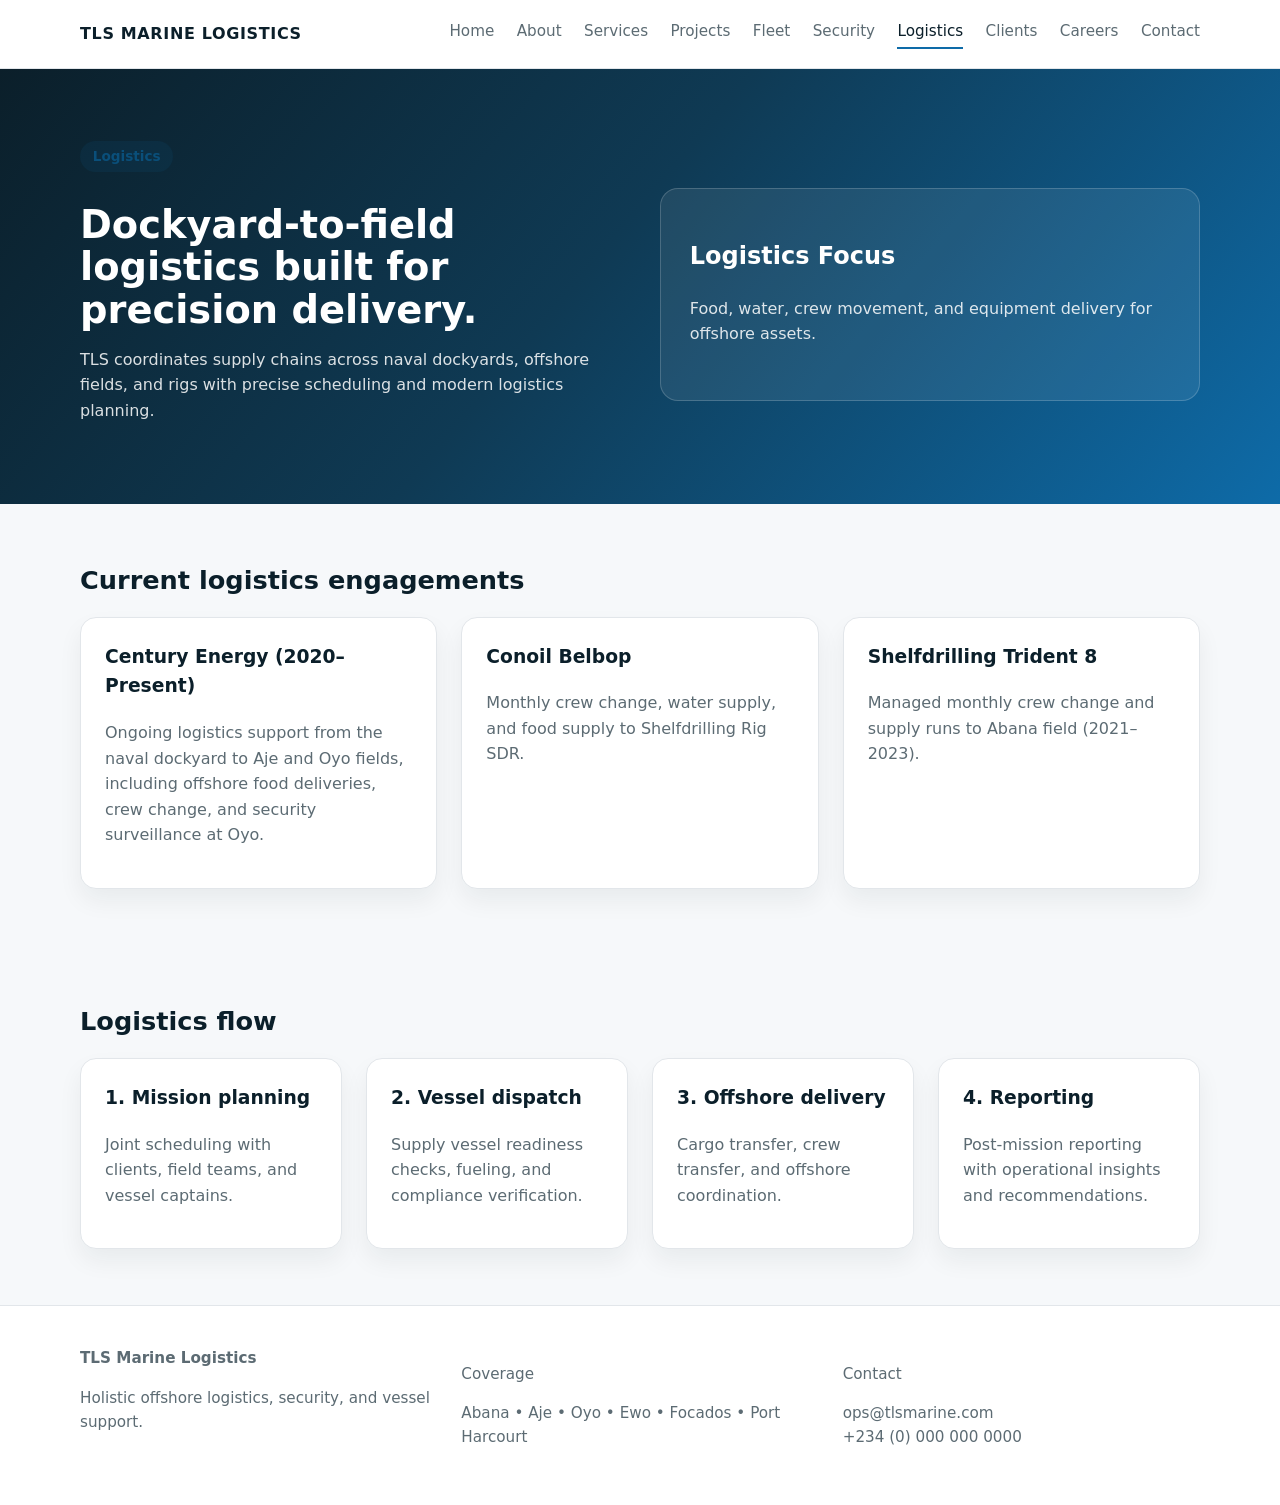
<file: site/logistics.html>
<!DOCTYPE html>
<html lang="en">
<head>
  <meta charset="UTF-8" />
  <meta name="viewport" content="width=device-width, initial-scale=1" />
  <title>TLS Marine Logistics | Logistics</title>
  <link rel="stylesheet" href="assets/styles.css" />
</head>
<body>
  <header class="header">
    <div class="container nav">
      <div class="logo">TLS Marine Logistics</div>
      <nav class="nav-links">
        <a href="index.html">Home</a>
        <a href="about.html">About</a>
        <a href="services.html">Services</a>
        <a href="projects.html">Projects</a>
        <a href="fleet.html">Fleet</a>
        <a href="security.html">Security</a>
        <a class="active" href="logistics.html">Logistics</a>
        <a href="clients.html">Clients</a>
        <a href="careers.html">Careers</a>
        <a href="contact.html">Contact</a>
      </nav>
    </div>
  </header>

  <section class="hero">
    <div class="container hero-grid">
      <div>
        <span class="badge">Logistics</span>
        <h1>Dockyard-to-field logistics built for precision delivery.</h1>
        <p>
          TLS coordinates supply chains across naval dockyards, offshore fields, and rigs with
          precise scheduling and modern logistics planning.
        </p>
      </div>
      <div class="hero-panel">
        <h2>Logistics Focus</h2>
        <p class="muted">Food, water, crew movement, and equipment delivery for offshore assets.</p>
      </div>
    </div>
  </section>

  <section class="section">
    <div class="container">
      <h2 class="section-title">Current logistics engagements</h2>
      <div class="grid">
        <div class="card">
          <h3>Century Energy (2020–Present)</h3>
          <p class="muted">
            Ongoing logistics support from the naval dockyard to Aje and Oyo fields, including
            offshore food deliveries, crew change, and security surveillance at Oyo.
          </p>
        </div>
        <div class="card">
          <h3>Conoil Belbop</h3>
          <p class="muted">
            Monthly crew change, water supply, and food supply to Shelfdrilling Rig SDR.
          </p>
        </div>
        <div class="card">
          <h3>Shelfdrilling Trident 8</h3>
          <p class="muted">
            Managed monthly crew change and supply runs to Abana field (2021–2023).
          </p>
        </div>
      </div>
    </div>
  </section>

  <section class="section">
    <div class="container">
      <h2 class="section-title">Logistics flow</h2>
      <div class="grid">
        <div class="card">
          <h3>1. Mission planning</h3>
          <p class="muted">Joint scheduling with clients, field teams, and vessel captains.</p>
        </div>
        <div class="card">
          <h3>2. Vessel dispatch</h3>
          <p class="muted">Supply vessel readiness checks, fueling, and compliance verification.</p>
        </div>
        <div class="card">
          <h3>3. Offshore delivery</h3>
          <p class="muted">Cargo transfer, crew transfer, and offshore coordination.</p>
        </div>
        <div class="card">
          <h3>4. Reporting</h3>
          <p class="muted">Post-mission reporting with operational insights and recommendations.</p>
        </div>
      </div>
    </div>
  </section>

  <footer class="footer">
    <div class="container footer-grid">
      <div>
        <strong>TLS Marine Logistics</strong>
        <p class="muted">Holistic offshore logistics, security, and vessel support.</p>
      </div>
      <div>
        <p class="muted">Coverage</p>
        <p>Abana • Aje • Oyo • Ewo • Focados • Port Harcourt</p>
      </div>
      <div>
        <p class="muted">Contact</p>
        <p>ops@tlsmarine.com<br />+234 (0) 000 000 0000</p>
      </div>
    </div>
  </footer>
</body>
</html>
</file>
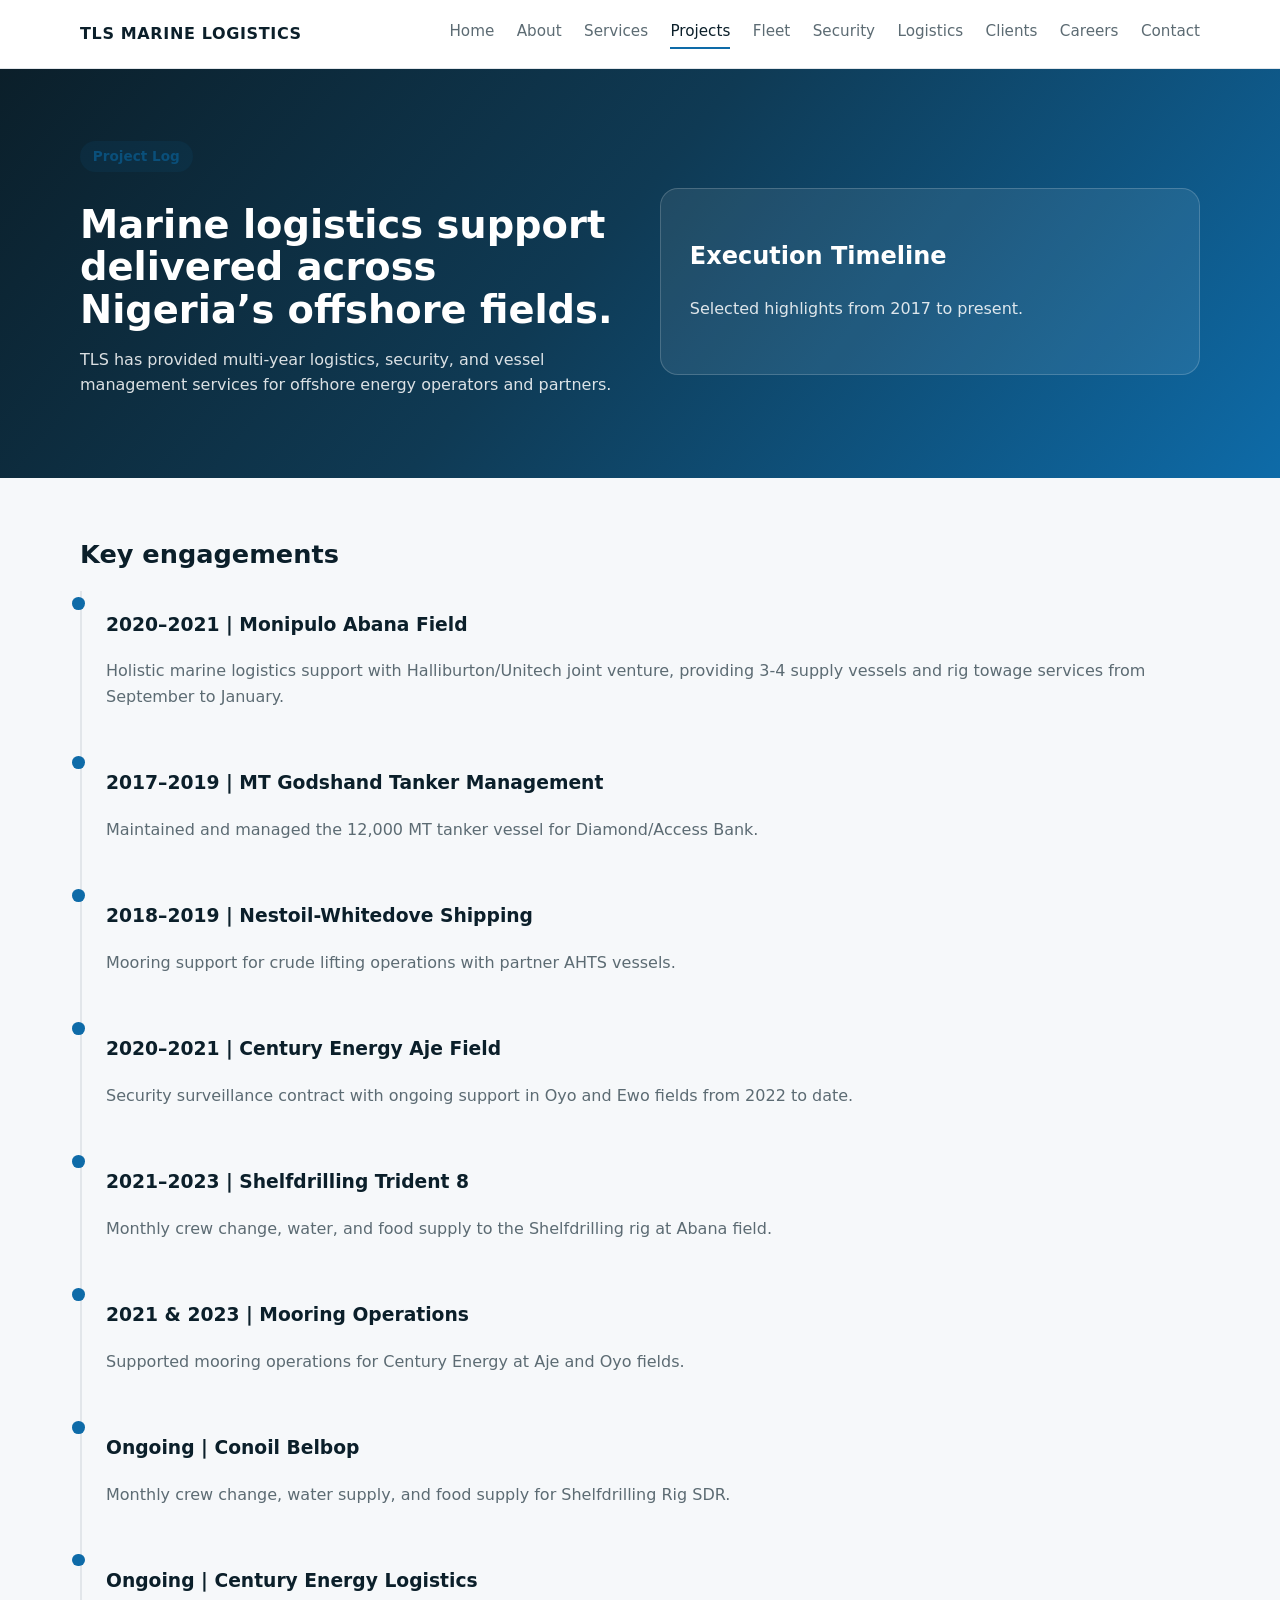
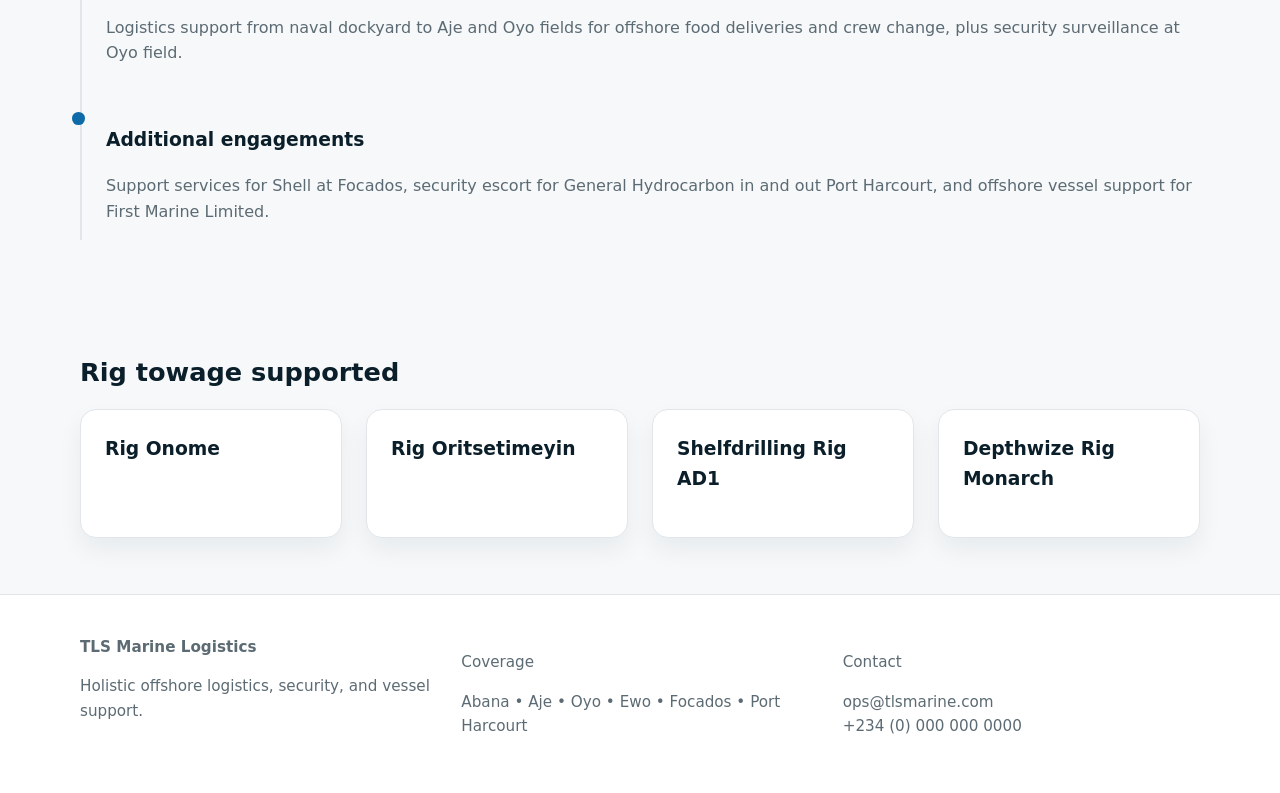
<file: site/projects.html>
<!DOCTYPE html>
<html lang="en">
<head>
  <meta charset="UTF-8" />
  <meta name="viewport" content="width=device-width, initial-scale=1" />
  <title>TLS Marine Logistics | Projects</title>
  <link rel="stylesheet" href="assets/styles.css" />
</head>
<body>
  <header class="header">
    <div class="container nav">
      <div class="logo">TLS Marine Logistics</div>
      <nav class="nav-links">
        <a href="index.html">Home</a>
        <a href="about.html">About</a>
        <a href="services.html">Services</a>
        <a class="active" href="projects.html">Projects</a>
        <a href="fleet.html">Fleet</a>
        <a href="security.html">Security</a>
        <a href="logistics.html">Logistics</a>
        <a href="clients.html">Clients</a>
        <a href="careers.html">Careers</a>
        <a href="contact.html">Contact</a>
      </nav>
    </div>
  </header>

  <section class="hero">
    <div class="container hero-grid">
      <div>
        <span class="badge">Project Log</span>
        <h1>Marine logistics support delivered across Nigeria’s offshore fields.</h1>
        <p>
          TLS has provided multi-year logistics, security, and vessel management services for
          offshore energy operators and partners.
        </p>
      </div>
      <div class="hero-panel">
        <h2>Execution Timeline</h2>
        <p class="muted">Selected highlights from 2017 to present.</p>
      </div>
    </div>
  </section>

  <section class="section">
    <div class="container">
      <h2 class="section-title">Key engagements</h2>
      <div class="timeline">
        <div class="timeline-item">
          <h3>2020–2021 | Monipulo Abana Field</h3>
          <p class="muted">
            Holistic marine logistics support with Halliburton/Unitech joint venture, providing 3-4
            supply vessels and rig towage services from September to January.
          </p>
        </div>
        <div class="timeline-item">
          <h3>2017–2019 | MT Godshand Tanker Management</h3>
          <p class="muted">
            Maintained and managed the 12,000 MT tanker vessel for Diamond/Access Bank.
          </p>
        </div>
        <div class="timeline-item">
          <h3>2018–2019 | Nestoil-Whitedove Shipping</h3>
          <p class="muted">
            Mooring support for crude lifting operations with partner AHTS vessels.
          </p>
        </div>
        <div class="timeline-item">
          <h3>2020–2021 | Century Energy Aje Field</h3>
          <p class="muted">
            Security surveillance contract with ongoing support in Oyo and Ewo fields from 2022 to
            date.
          </p>
        </div>
        <div class="timeline-item">
          <h3>2021–2023 | Shelfdrilling Trident 8</h3>
          <p class="muted">
            Monthly crew change, water, and food supply to the Shelfdrilling rig at Abana field.
          </p>
        </div>
        <div class="timeline-item">
          <h3>2021 & 2023 | Mooring Operations</h3>
          <p class="muted">
            Supported mooring operations for Century Energy at Aje and Oyo fields.
          </p>
        </div>
        <div class="timeline-item">
          <h3>Ongoing | Conoil Belbop</h3>
          <p class="muted">
            Monthly crew change, water supply, and food supply for Shelfdrilling Rig SDR.
          </p>
        </div>
        <div class="timeline-item">
          <h3>Ongoing | Century Energy Logistics</h3>
          <p class="muted">
            Logistics support from naval dockyard to Aje and Oyo fields for offshore food deliveries
            and crew change, plus security surveillance at Oyo field.
          </p>
        </div>
        <div class="timeline-item">
          <h3>Additional engagements</h3>
          <p class="muted">
            Support services for Shell at Focados, security escort for General Hydrocarbon in and out
            Port Harcourt, and offshore vessel support for First Marine Limited.
          </p>
        </div>
      </div>
    </div>
  </section>

  <section class="section">
    <div class="container">
      <h2 class="section-title">Rig towage supported</h2>
      <div class="grid">
        <div class="card"><h3>Rig Onome</h3></div>
        <div class="card"><h3>Rig Oritsetimeyin</h3></div>
        <div class="card"><h3>Shelfdrilling Rig AD1</h3></div>
        <div class="card"><h3>Depthwize Rig Monarch</h3></div>
      </div>
    </div>
  </section>

  <footer class="footer">
    <div class="container footer-grid">
      <div>
        <strong>TLS Marine Logistics</strong>
        <p class="muted">Holistic offshore logistics, security, and vessel support.</p>
      </div>
      <div>
        <p class="muted">Coverage</p>
        <p>Abana • Aje • Oyo • Ewo • Focados • Port Harcourt</p>
      </div>
      <div>
        <p class="muted">Contact</p>
        <p>ops@tlsmarine.com<br />+234 (0) 000 000 0000</p>
      </div>
    </div>
  </footer>
</body>
</html>
</file>
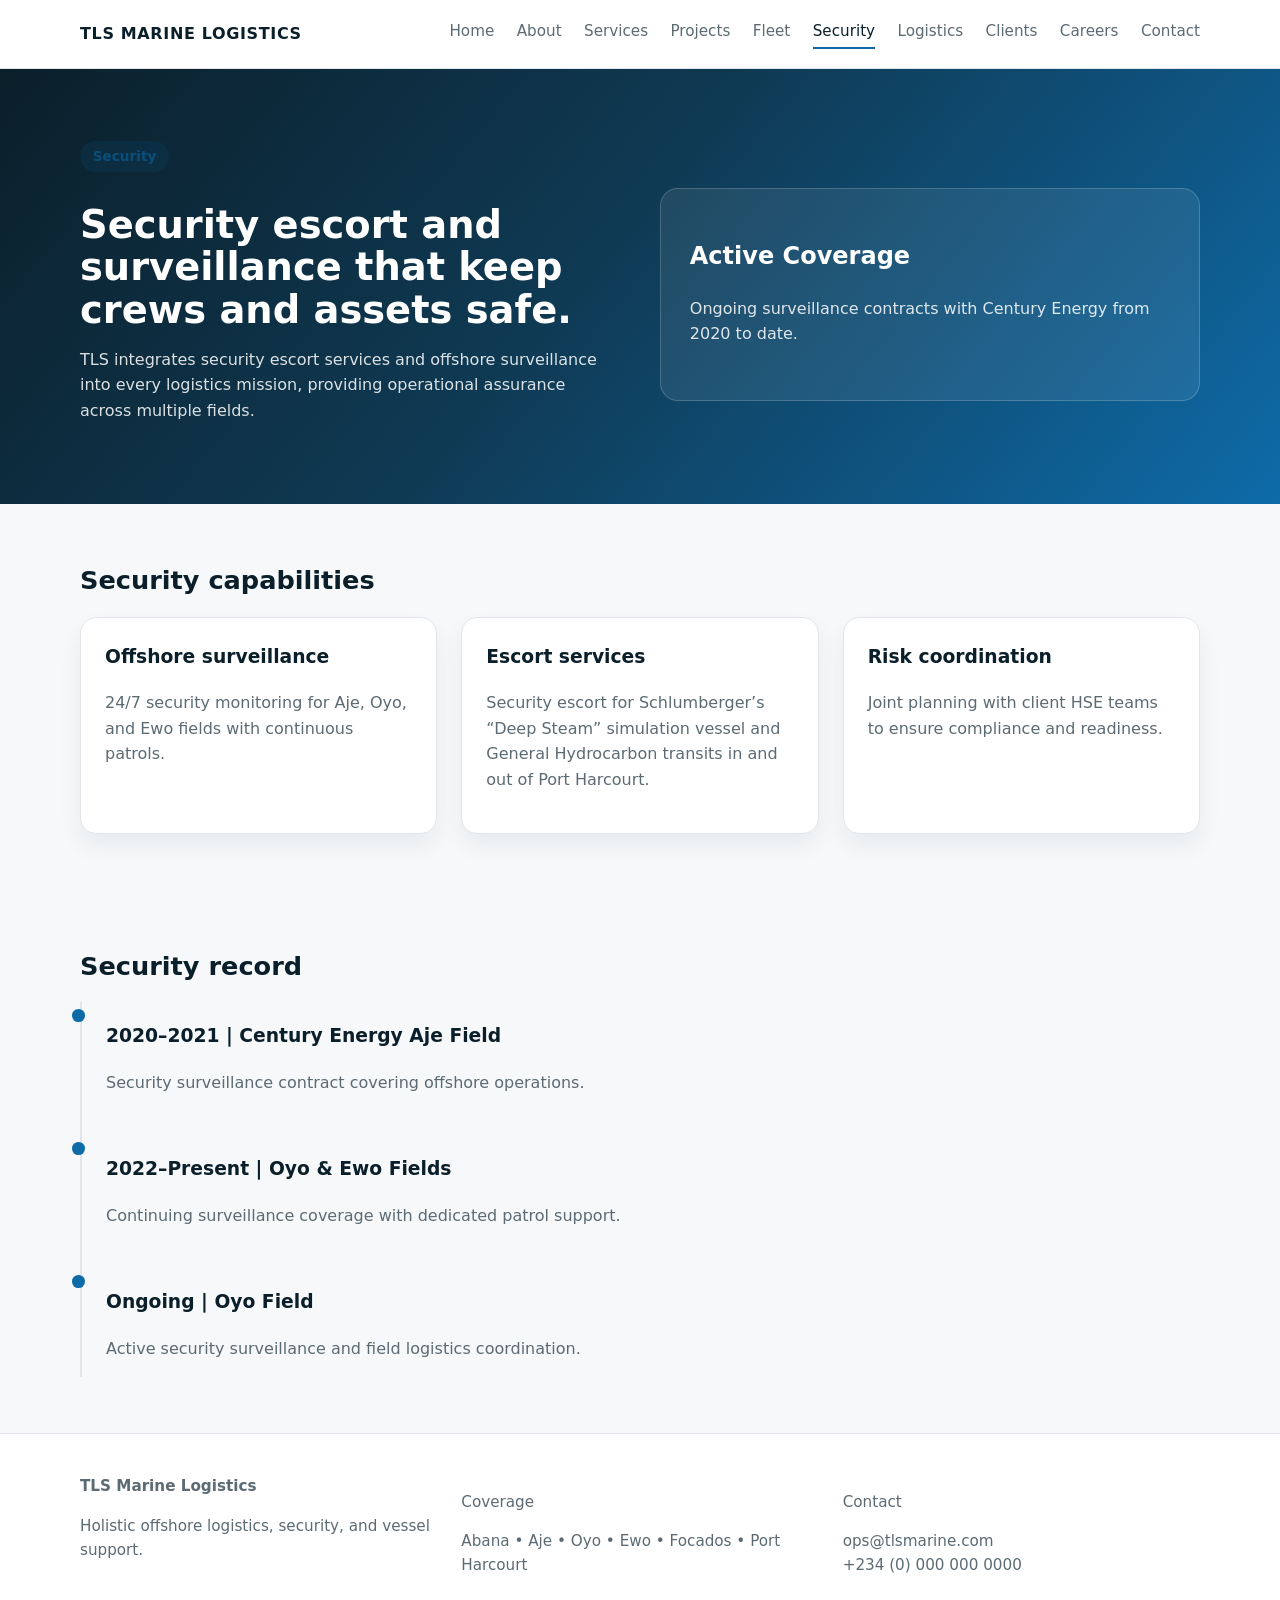
<file: site/security.html>
<!DOCTYPE html>
<html lang="en">
<head>
  <meta charset="UTF-8" />
  <meta name="viewport" content="width=device-width, initial-scale=1" />
  <title>TLS Marine Logistics | Security</title>
  <link rel="stylesheet" href="assets/styles.css" />
</head>
<body>
  <header class="header">
    <div class="container nav">
      <div class="logo">TLS Marine Logistics</div>
      <nav class="nav-links">
        <a href="index.html">Home</a>
        <a href="about.html">About</a>
        <a href="services.html">Services</a>
        <a href="projects.html">Projects</a>
        <a href="fleet.html">Fleet</a>
        <a class="active" href="security.html">Security</a>
        <a href="logistics.html">Logistics</a>
        <a href="clients.html">Clients</a>
        <a href="careers.html">Careers</a>
        <a href="contact.html">Contact</a>
      </nav>
    </div>
  </header>

  <section class="hero">
    <div class="container hero-grid">
      <div>
        <span class="badge">Security</span>
        <h1>Security escort and surveillance that keep crews and assets safe.</h1>
        <p>
          TLS integrates security escort services and offshore surveillance into every logistics
          mission, providing operational assurance across multiple fields.
        </p>
      </div>
      <div class="hero-panel">
        <h2>Active Coverage</h2>
        <p class="muted">Ongoing surveillance contracts with Century Energy from 2020 to date.</p>
      </div>
    </div>
  </section>

  <section class="section">
    <div class="container">
      <h2 class="section-title">Security capabilities</h2>
      <div class="grid">
        <div class="card">
          <h3>Offshore surveillance</h3>
          <p class="muted">
            24/7 security monitoring for Aje, Oyo, and Ewo fields with continuous patrols.
          </p>
        </div>
        <div class="card">
          <h3>Escort services</h3>
          <p class="muted">
            Security escort for Schlumberger’s “Deep Steam” simulation vessel and General Hydrocarbon
            transits in and out of Port Harcourt.
          </p>
        </div>
        <div class="card">
          <h3>Risk coordination</h3>
          <p class="muted">Joint planning with client HSE teams to ensure compliance and readiness.</p>
        </div>
      </div>
    </div>
  </section>

  <section class="section">
    <div class="container">
      <h2 class="section-title">Security record</h2>
      <div class="timeline">
        <div class="timeline-item">
          <h3>2020–2021 | Century Energy Aje Field</h3>
          <p class="muted">Security surveillance contract covering offshore operations.</p>
        </div>
        <div class="timeline-item">
          <h3>2022–Present | Oyo & Ewo Fields</h3>
          <p class="muted">Continuing surveillance coverage with dedicated patrol support.</p>
        </div>
        <div class="timeline-item">
          <h3>Ongoing | Oyo Field</h3>
          <p class="muted">Active security surveillance and field logistics coordination.</p>
        </div>
      </div>
    </div>
  </section>

  <footer class="footer">
    <div class="container footer-grid">
      <div>
        <strong>TLS Marine Logistics</strong>
        <p class="muted">Holistic offshore logistics, security, and vessel support.</p>
      </div>
      <div>
        <p class="muted">Coverage</p>
        <p>Abana • Aje • Oyo • Ewo • Focados • Port Harcourt</p>
      </div>
      <div>
        <p class="muted">Contact</p>
        <p>ops@tlsmarine.com<br />+234 (0) 000 000 0000</p>
      </div>
    </div>
  </footer>
</body>
</html>
</file>
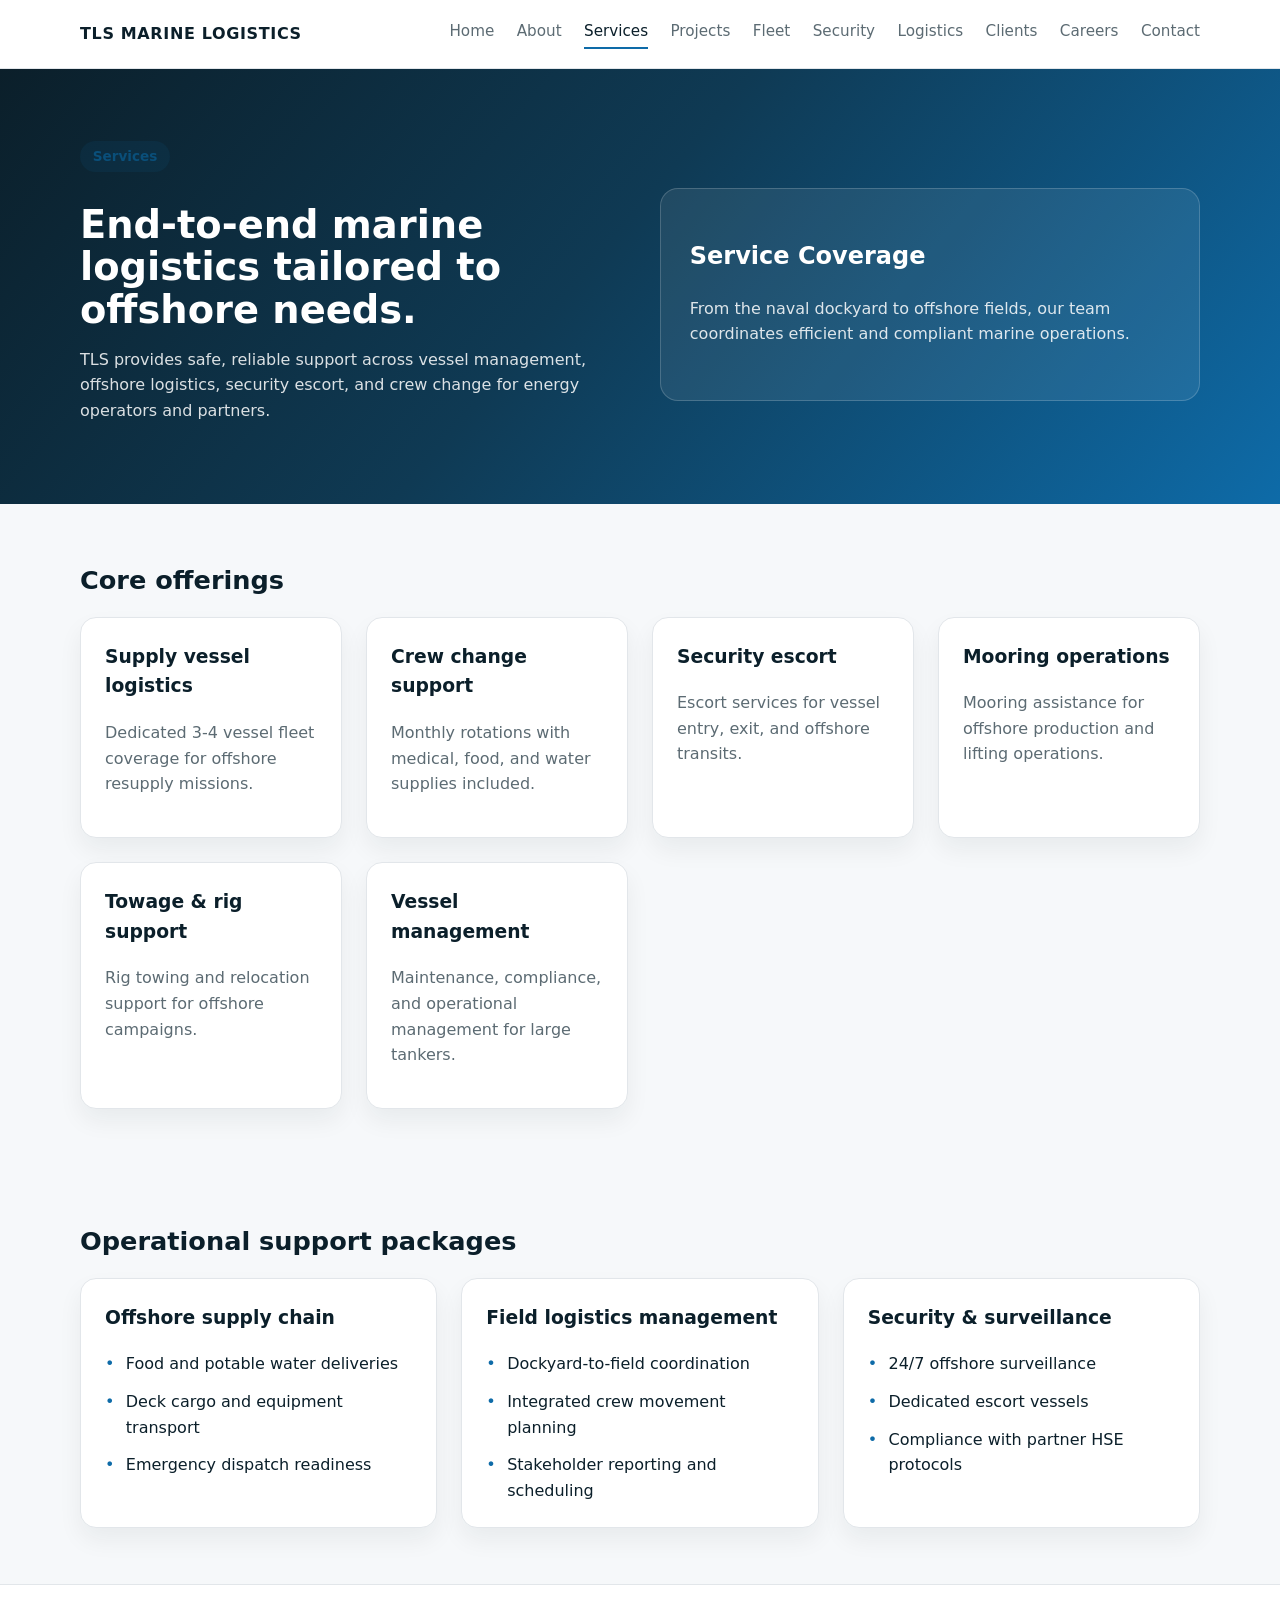
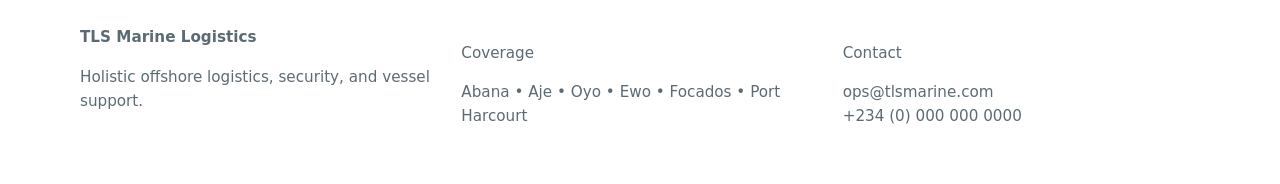
<file: site/services.html>
<!DOCTYPE html>
<html lang="en">
<head>
  <meta charset="UTF-8" />
  <meta name="viewport" content="width=device-width, initial-scale=1" />
  <title>TLS Marine Logistics | Services</title>
  <link rel="stylesheet" href="assets/styles.css" />
</head>
<body>
  <header class="header">
    <div class="container nav">
      <div class="logo">TLS Marine Logistics</div>
      <nav class="nav-links">
        <a href="index.html">Home</a>
        <a href="about.html">About</a>
        <a class="active" href="services.html">Services</a>
        <a href="projects.html">Projects</a>
        <a href="fleet.html">Fleet</a>
        <a href="security.html">Security</a>
        <a href="logistics.html">Logistics</a>
        <a href="clients.html">Clients</a>
        <a href="careers.html">Careers</a>
        <a href="contact.html">Contact</a>
      </nav>
    </div>
  </header>

  <section class="hero">
    <div class="container hero-grid">
      <div>
        <span class="badge">Services</span>
        <h1>End-to-end marine logistics tailored to offshore needs.</h1>
        <p>
          TLS provides safe, reliable support across vessel management, offshore logistics,
          security escort, and crew change for energy operators and partners.
        </p>
      </div>
      <div class="hero-panel">
        <h2>Service Coverage</h2>
        <p class="muted">
          From the naval dockyard to offshore fields, our team coordinates efficient and compliant
          marine operations.
        </p>
      </div>
    </div>
  </section>

  <section class="section">
    <div class="container">
      <h2 class="section-title">Core offerings</h2>
      <div class="grid">
        <div class="card">
          <h3>Supply vessel logistics</h3>
          <p class="muted">Dedicated 3-4 vessel fleet coverage for offshore resupply missions.</p>
        </div>
        <div class="card">
          <h3>Crew change support</h3>
          <p class="muted">Monthly rotations with medical, food, and water supplies included.</p>
        </div>
        <div class="card">
          <h3>Security escort</h3>
          <p class="muted">Escort services for vessel entry, exit, and offshore transits.</p>
        </div>
        <div class="card">
          <h3>Mooring operations</h3>
          <p class="muted">Mooring assistance for offshore production and lifting operations.</p>
        </div>
        <div class="card">
          <h3>Towage & rig support</h3>
          <p class="muted">Rig towing and relocation support for offshore campaigns.</p>
        </div>
        <div class="card">
          <h3>Vessel management</h3>
          <p class="muted">Maintenance, compliance, and operational management for large tankers.</p>
        </div>
      </div>
    </div>
  </section>

  <section class="section">
    <div class="container">
      <h2 class="section-title">Operational support packages</h2>
      <div class="grid">
        <div class="card">
          <h3>Offshore supply chain</h3>
          <ul class="list">
            <li>Food and potable water deliveries</li>
            <li>Deck cargo and equipment transport</li>
            <li>Emergency dispatch readiness</li>
          </ul>
        </div>
        <div class="card">
          <h3>Field logistics management</h3>
          <ul class="list">
            <li>Dockyard-to-field coordination</li>
            <li>Integrated crew movement planning</li>
            <li>Stakeholder reporting and scheduling</li>
          </ul>
        </div>
        <div class="card">
          <h3>Security & surveillance</h3>
          <ul class="list">
            <li>24/7 offshore surveillance</li>
            <li>Dedicated escort vessels</li>
            <li>Compliance with partner HSE protocols</li>
          </ul>
        </div>
      </div>
    </div>
  </section>

  <footer class="footer">
    <div class="container footer-grid">
      <div>
        <strong>TLS Marine Logistics</strong>
        <p class="muted">Holistic offshore logistics, security, and vessel support.</p>
      </div>
      <div>
        <p class="muted">Coverage</p>
        <p>Abana • Aje • Oyo • Ewo • Focados • Port Harcourt</p>
      </div>
      <div>
        <p class="muted">Contact</p>
        <p>ops@tlsmarine.com<br />+234 (0) 000 000 0000</p>
      </div>
    </div>
  </footer>
</body>
</html>
</file>
<file: site/assets/styles.css>
:root {
  color-scheme: light;
  --ink: #0b1f2a;
  --muted: #5c6b73;
  --accent: #0e6ba8;
  --accent-dark: #0a4f7a;
  --surface: #f6f8fa;
  --border: #e2e6ea;
  --white: #ffffff;
}

* {
  box-sizing: border-box;
}

body {
  margin: 0;
  font-family: "Inter", "Segoe UI", system-ui, -apple-system, sans-serif;
  color: var(--ink);
  background: var(--surface);
  line-height: 1.6;
}

img {
  max-width: 100%;
  display: block;
}

a {
  color: inherit;
  text-decoration: none;
}

.container {
  width: min(1120px, 92vw);
  margin: 0 auto;
}

.header {
  background: var(--white);
  border-bottom: 1px solid var(--border);
  position: sticky;
  top: 0;
  z-index: 10;
}

.nav {
  display: flex;
  align-items: center;
  justify-content: space-between;
  padding: 1.2rem 0;
  gap: 1rem;
}

.logo {
  font-weight: 700;
  letter-spacing: 0.04em;
  text-transform: uppercase;
}

.nav-links {
  display: flex;
  flex-wrap: wrap;
  gap: 0.8rem 1.4rem;
  font-size: 0.95rem;
}

.nav-links a {
  color: var(--muted);
  font-weight: 500;
  padding-bottom: 0.2rem;
  border-bottom: 2px solid transparent;
}

.nav-links a.active {
  color: var(--ink);
  border-color: var(--accent);
}

.hero {
  padding: 4.5rem 0 3.5rem;
  background: linear-gradient(130deg, #0b1f2a 0%, #0f3a54 46%, #0e6ba8 100%);
  color: var(--white);
}

.hero-grid {
  display: grid;
  gap: 2.5rem;
  grid-template-columns: repeat(auto-fit, minmax(260px, 1fr));
  align-items: center;
}

.hero h1 {
  font-size: clamp(2.2rem, 3vw, 3rem);
  line-height: 1.1;
  margin-bottom: 1rem;
}

.hero p {
  margin: 0 0 1.5rem;
  color: rgba(255, 255, 255, 0.85);
}

.button {
  display: inline-flex;
  align-items: center;
  gap: 0.4rem;
  padding: 0.75rem 1.6rem;
  border-radius: 999px;
  background: var(--white);
  color: var(--accent-dark);
  font-weight: 600;
}

.section {
  padding: 3.5rem 0;
}

.section-title {
  font-size: 1.6rem;
  margin: 0 0 1rem;
}

.section-subtitle {
  margin: 0 0 2rem;
  color: var(--muted);
  max-width: 760px;
}

.grid {
  display: grid;
  gap: 1.5rem;
  grid-template-columns: repeat(auto-fit, minmax(220px, 1fr));
}

.card {
  background: var(--white);
  border: 1px solid var(--border);
  border-radius: 16px;
  padding: 1.5rem;
  box-shadow: 0 12px 24px rgba(11, 31, 42, 0.06);
}

.card h3 {
  margin-top: 0;
}

.stats {
  display: grid;
  gap: 1.5rem;
  grid-template-columns: repeat(auto-fit, minmax(180px, 1fr));
}

.stat {
  background: var(--white);
  border-radius: 16px;
  padding: 1.5rem;
  border: 1px solid var(--border);
}

.stat strong {
  display: block;
  font-size: 1.8rem;
  margin-bottom: 0.4rem;
}

.timeline {
  border-left: 2px solid var(--border);
  padding-left: 1.5rem;
  display: grid;
  gap: 1.5rem;
}

.timeline-item {
  position: relative;
}

.timeline-item::before {
  content: "";
  position: absolute;
  left: -2.1rem;
  top: 0.4rem;
  width: 0.8rem;
  height: 0.8rem;
  background: var(--accent);
  border-radius: 50%;
}

.footer {
  background: var(--white);
  border-top: 1px solid var(--border);
  padding: 2.5rem 0;
  color: var(--muted);
  font-size: 0.95rem;
}

.footer-grid {
  display: grid;
  gap: 1.5rem;
  grid-template-columns: repeat(auto-fit, minmax(200px, 1fr));
}

.badge {
  display: inline-flex;
  align-items: center;
  gap: 0.4rem;
  font-size: 0.85rem;
  padding: 0.3rem 0.8rem;
  border-radius: 999px;
  background: rgba(14, 107, 168, 0.1);
  color: var(--accent-dark);
  font-weight: 600;
}

.list {
  list-style: none;
  padding: 0;
  margin: 0;
  display: grid;
  gap: 0.75rem;
}

.list li {
  padding-left: 1.3rem;
  position: relative;
}

.list li::before {
  content: "•";
  position: absolute;
  left: 0;
  color: var(--accent);
}

.form {
  display: grid;
  gap: 1rem;
}

.input {
  display: grid;
  gap: 0.4rem;
}

input,
textarea,
select {
  width: 100%;
  padding: 0.75rem 0.9rem;
  border-radius: 12px;
  border: 1px solid var(--border);
  font: inherit;
}

textarea {
  min-height: 140px;
}

.muted {
  color: var(--muted);
}

.hero-panel {
  background: rgba(255, 255, 255, 0.08);
  padding: 1.8rem;
  border-radius: 18px;
  border: 1px solid rgba(255, 255, 255, 0.18);
}

.tag-group {
  display: flex;
  flex-wrap: wrap;
  gap: 0.6rem;
}

.note {
  border-left: 3px solid var(--accent);
  padding-left: 1rem;
  color: var(--muted);
}

@media (max-width: 720px) {
  .nav {
    flex-direction: column;
    align-items: flex-start;
  }
}
</file>
